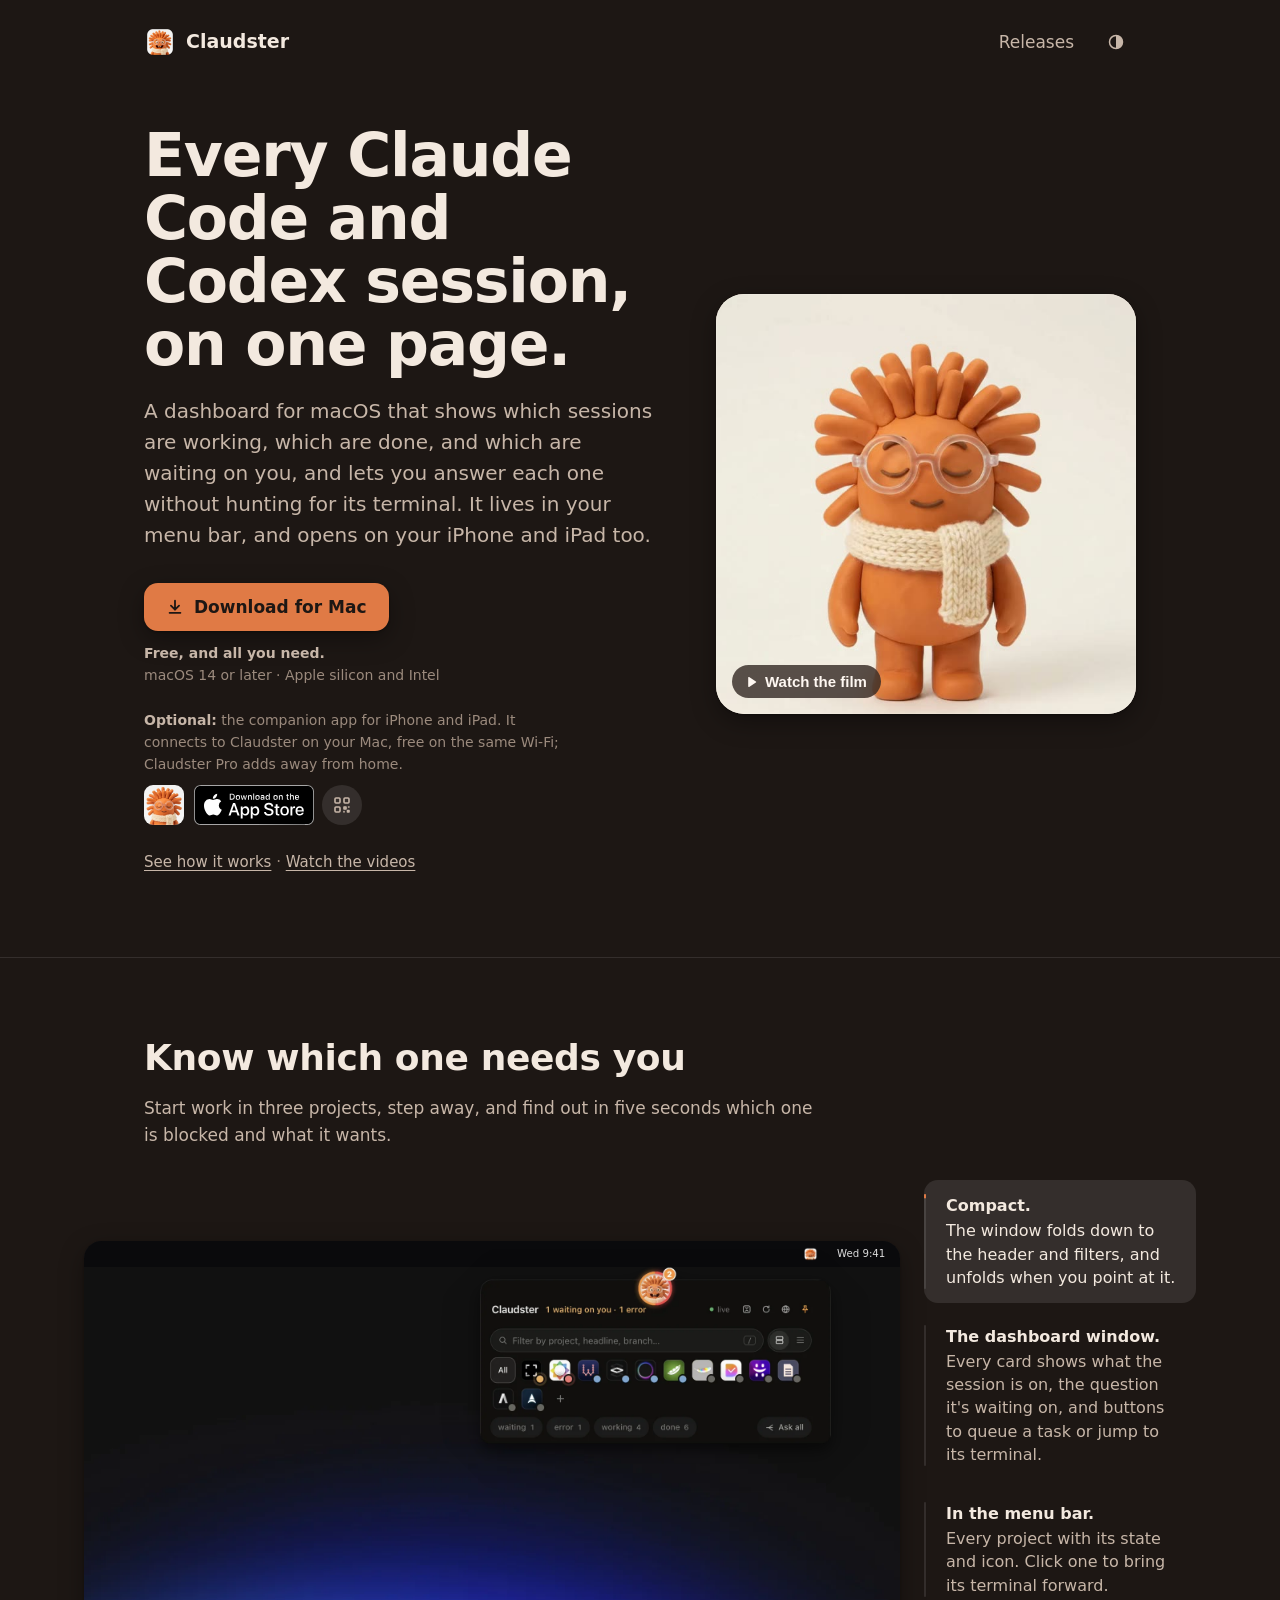
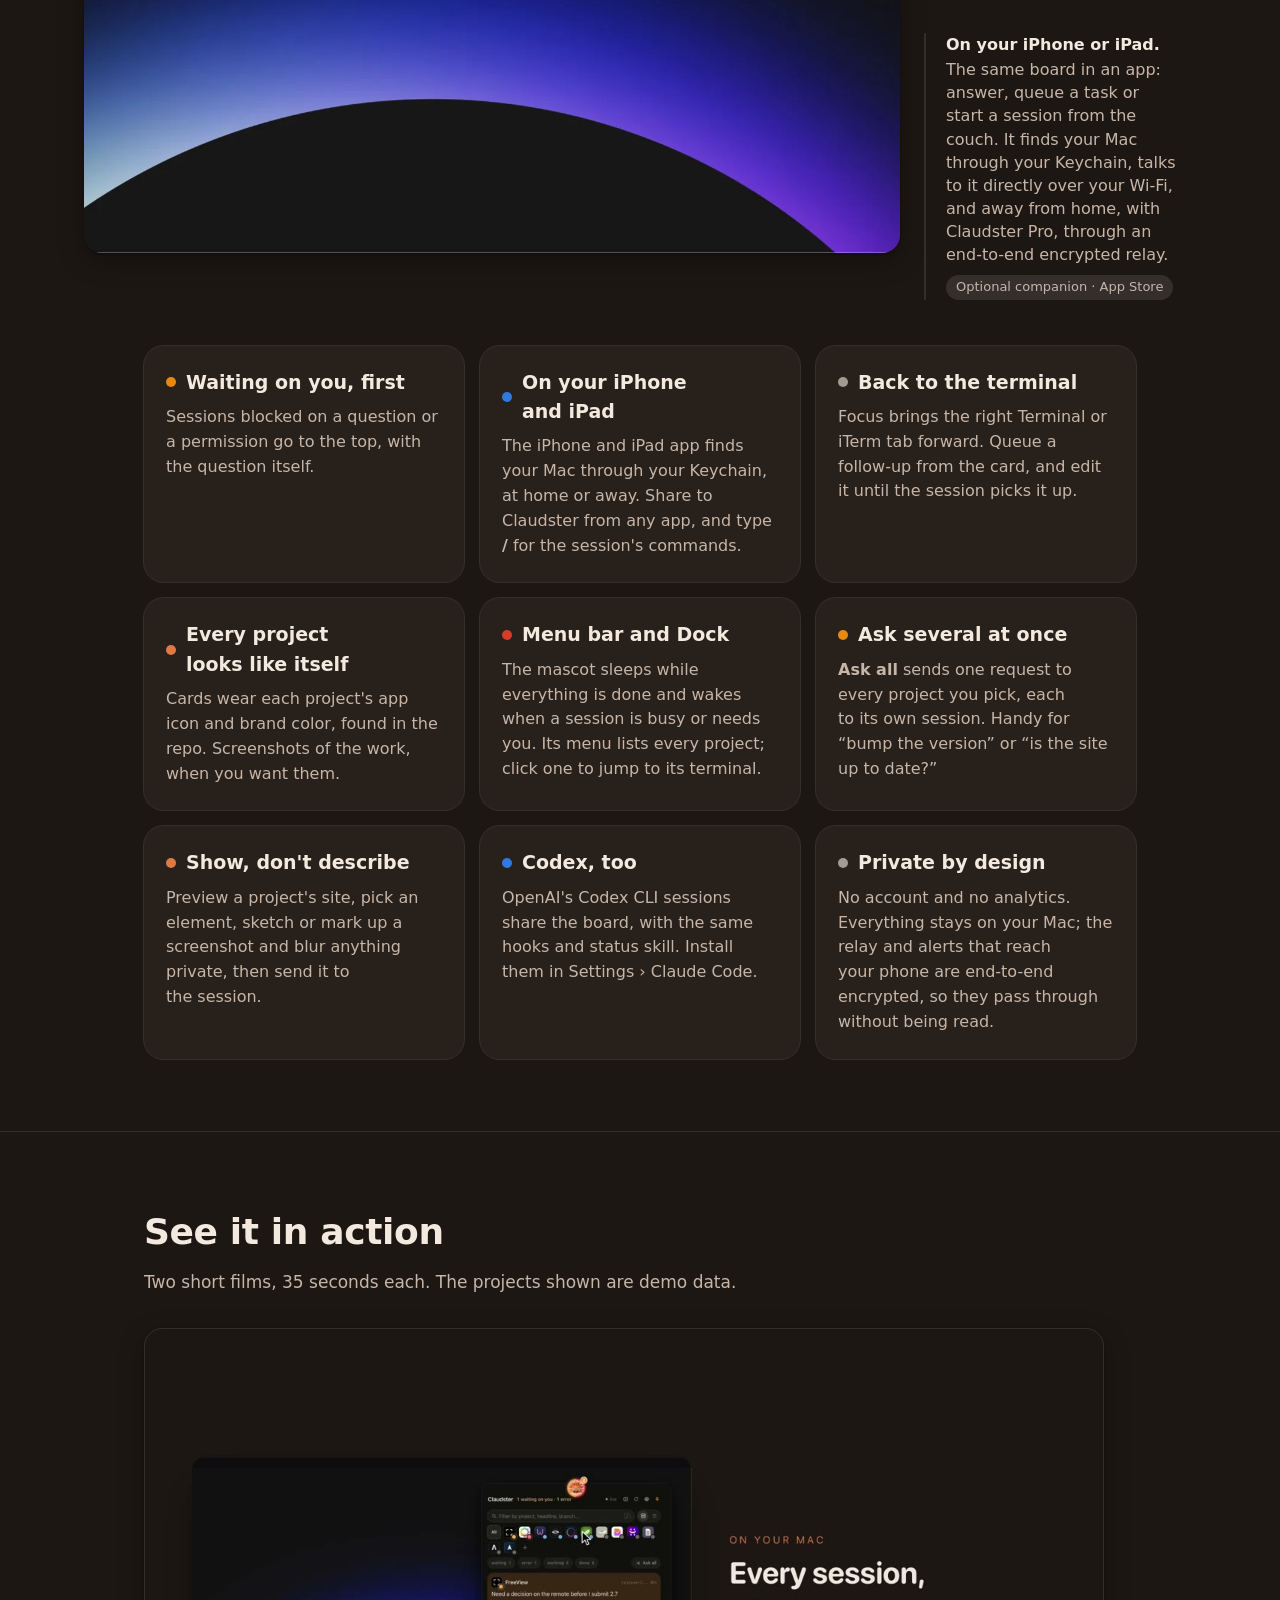
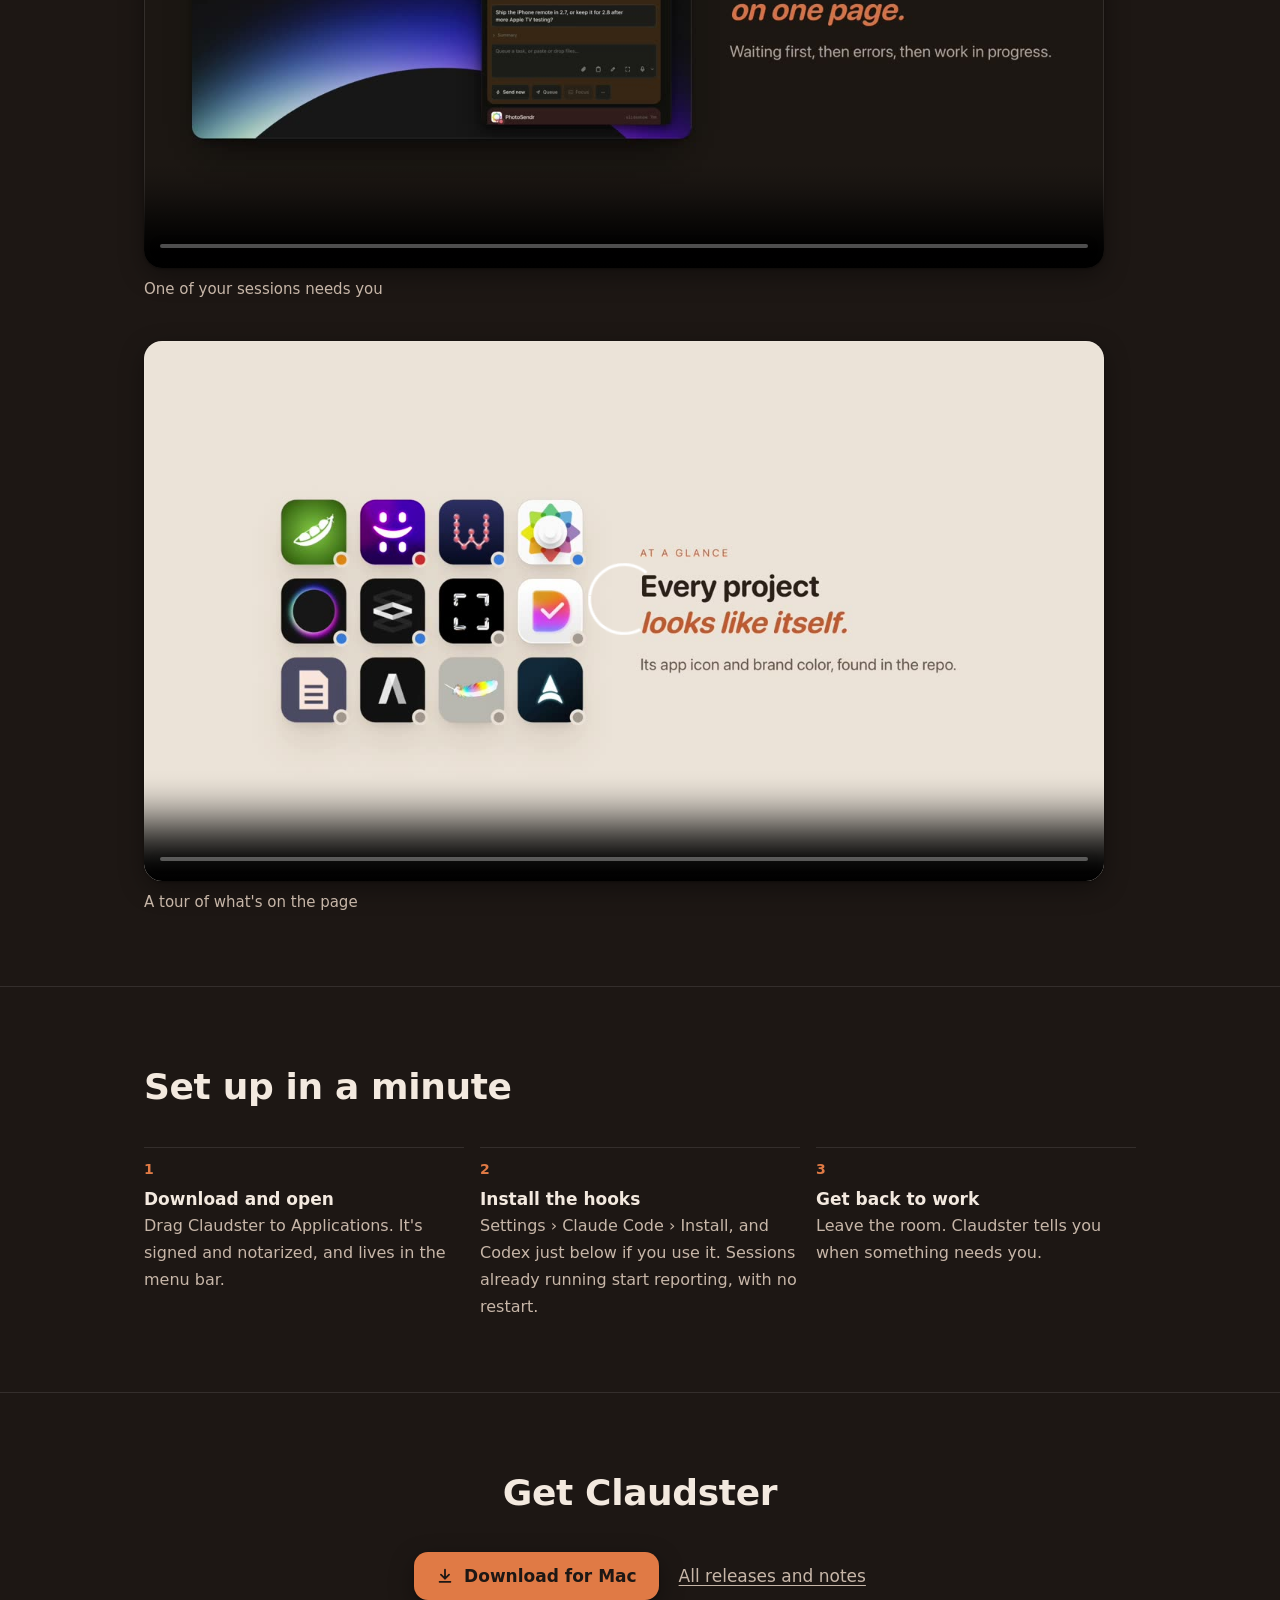
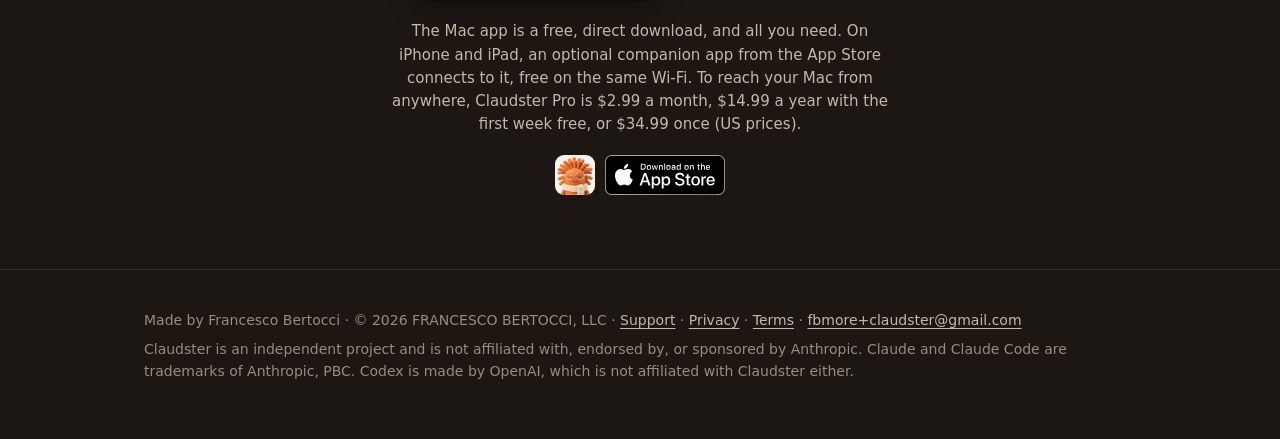
<file: index.html>
<!doctype html>
<html lang="en">
<head>
<meta charset="utf-8">
<meta name="viewport" content="width=device-width, initial-scale=1">
<title>Claudster — every Claude Code and Codex session, on one page</title>
<meta name="description" content="A dashboard for macOS that shows which Claude Code and Codex sessions are working, finished, or waiting on you, and lets you answer each one — on your Mac, iPhone and iPad.">
<meta property="og:title" content="Claudster">
<meta property="og:description" content="Every Claude Code and Codex session, on one page.">
<meta property="og:image" content="https://claudster.dev/assets/mascot-awake.jpg">
<meta property="og:url" content="https://claudster.dev/">
<link rel="canonical" href="https://claudster.dev/">
<meta name="theme-color" content="#efe4d8">
<script src="theme.js"></script>
<!-- Foliàire Analytics: page views and scroll depth, no cookies, honours Do Not Track. -->
<script>window.FOLIAIRE_SITE_ID = 'a02baf9a2023a99f4c9c8247';</script>
<script async src="https://foliairestudio.com/analytics/foliaire.js"></script>
<link rel="icon" type="image/png" href="assets/favicon.png">
<link rel="apple-touch-icon" href="assets/apple-touch-icon.png">
<style>
  :root {
    --paper: #efe4d8;
    --paper-raised: #f7efe6;
    --ink: #2e211a;
    --ink-soft: #6b5548;
    --ink-faint: #8f7a6c;
    --clay: #c9622f;
    --clay-strong: #b4521f;
    --on-clay: #fff8f2;
    --hairline: oklch(0 0 0 / 0.1);
    --outline: oklch(0 0 0 / 0.1);
    --shadow: 0 1px 2px oklch(0.3 0.04 50 / 0.08), 0 8px 24px oklch(0.3 0.04 50 / 0.10);
    --dot-waiting: #e8890c;
    --dot-error: #d93a2b;
    --dot-working: #2f7ae0;
    --dot-done: #a59a90;
  }
  :root { color-scheme: light; }
  :root[data-theme="dark"] { color-scheme: dark;
      --paper: #1d1714;
      --paper-raised: #28201b;
      --ink: #f3e9df;
      --ink-soft: #c7b6a8;
      --ink-faint: #9b8a7d;
      --clay: #e07a45;
      --clay-strong: #ec8a55;
      --on-clay: #1d1714;
      --hairline: oklch(1 0 0 / 0.1);
      --outline: oklch(1 0 0 / 0.1);
      --shadow: 0 1px 2px oklch(0 0 0 / 0.3), 0 8px 24px oklch(0 0 0 / 0.35);
    }
  /* No JavaScript: follow the system setting. */
  @media (prefers-color-scheme: dark) {
    :root:not([data-theme]) { color-scheme: dark;
      --paper: #1d1714;
      --paper-raised: #28201b;
      --ink: #f3e9df;
      --ink-soft: #c7b6a8;
      --ink-faint: #9b8a7d;
      --clay: #e07a45;
      --clay-strong: #ec8a55;
      --on-clay: #1d1714;
      --hairline: oklch(1 0 0 / 0.1);
      --outline: oklch(1 0 0 / 0.1);
      --shadow: 0 1px 2px oklch(0 0 0 / 0.3), 0 8px 24px oklch(0 0 0 / 0.35);
    }
  }

  * { box-sizing: border-box; }
  html { -webkit-text-size-adjust: 100%; }
  body {
    margin: 0;
    background: var(--paper);
    color: var(--ink);
    font: 17px/1.55 -apple-system, BlinkMacSystemFont, "SF Pro Text", "Segoe UI", system-ui, sans-serif;
    -webkit-font-smoothing: antialiased;
    -moz-osx-font-smoothing: grayscale;
  }
  h1, h2, h3, .brand { font-family: ui-rounded, "SF Pro Rounded", -apple-system, system-ui, sans-serif; }
  h1, h2, h3 { text-wrap: balance; margin: 0; }
  p { text-wrap: pretty; margin: 0; }
  a { color: inherit; }

  .wrap { max-width: 1040px; margin: 0 auto; padding: 0 24px; }

  /* Header */
  header { padding: 20px 0; }
  header .wrap { display: flex; align-items: center; justify-content: space-between; gap: 16px; }
  .brand { display: inline-flex; align-items: center; gap: 10px; font-weight: 700; font-size: 19px; text-decoration: none; min-height: 44px; }
  .brand img { width: 32px; height: 32px; border-radius: 8px; }
  .nav-link {
    display: inline-flex; align-items: center; min-height: 44px; padding: 0 4px;
    color: var(--ink-soft); text-decoration: none; font-weight: 500;
    transition-property: color; transition-duration: 150ms;
  }
  .nav-link:hover { color: var(--ink); }
  .nav { display: flex; align-items: center; gap: 0 18px; flex-wrap: wrap; }
  /* Theme switch: Auto (by the clock), Light, Dark. One icon shows at a time;
     they cross-fade with scale and blur. Hidden without JavaScript. */
  .theme-toggle {
    position: relative; display: inline-grid; place-items: center; flex: none;
    width: 40px; height: 40px; padding: 0; border: 0; border-radius: 12px;
    background: transparent; color: var(--ink-soft); cursor: pointer;
    transition-property: color, background-color, scale; transition-duration: 150ms; transition-timing-function: ease-out;
  }
  .theme-toggle:hover { color: var(--ink); background: var(--hairline); }
  .theme-toggle:active { scale: 0.96; }
  .theme-toggle:focus-visible { outline: 2px solid var(--clay); outline-offset: 2px; }
  .theme-toggle .ti {
    position: absolute; width: 20px; height: 20px; opacity: 0; scale: 0.25; filter: blur(4px);
    transition-property: opacity, scale, filter; transition-duration: 250ms; transition-timing-function: cubic-bezier(0.2, 0, 0, 1);
  }
  :root[data-theme-choice="auto"] .ti-auto,
  :root[data-theme-choice="light"] .ti-light,
  :root[data-theme-choice="dark"] .ti-dark { opacity: 1; scale: 1; filter: blur(0); }
  :root:not([data-theme-choice]) .theme-toggle { display: none; }
  @media (prefers-reduced-motion: reduce) { .theme-toggle .ti { transition-duration: 0ms; } }
  

  /* Hero */
  .hero { display: grid; grid-template-columns: minmax(0, 1fr) minmax(0, 420px); gap: 56px; align-items: center; padding: 40px 0 72px; }
  .hero h1 { font-size: clamp(38px, 5.6vw, 60px); line-height: 1.05; letter-spacing: -0.02em; }
  .lede { margin-top: 20px; font-size: 20px; color: var(--ink-soft); max-width: 34em; }
  .actions { display: flex; flex-wrap: wrap; align-items: center; gap: 12px 20px; margin-top: 32px; }
  .button {
    display: inline-flex; align-items: center; gap: 10px;
    min-height: 48px; padding: 0 22px; border-radius: 14px;
    background: var(--clay); color: var(--on-clay);
    font-weight: 600; text-decoration: none;
    box-shadow: var(--shadow);
    transition-property: background-color, scale; transition-duration: 150ms; transition-timing-function: ease-out;
  }
  .button:hover { background: var(--clay-strong); }
  .button:active { scale: 0.96; }
  .button svg { width: 18px; height: 18px; flex: none; }
  .fineprint { color: var(--ink-faint); font-size: 14px; }
  .button:focus-visible, .nav-link:focus-visible, .brand:focus-visible, .text-link:focus-visible, .mascot:focus-visible {
    outline: 2px solid var(--clay); outline-offset: 3px;
  }

  .mascot {
    position: relative; display: block; width: 100%; padding: 0; border: 0; cursor: pointer;
    aspect-ratio: 1; border-radius: 28px; overflow: hidden;
    background: #e8d8cb;
    box-shadow: var(--shadow);
  }
  .mascot::after { content: ""; position: absolute; inset: 0; border-radius: inherit; outline: 1px solid var(--outline); outline-offset: -1px; pointer-events: none; }
  .mascot video, .mascot img { display: block; width: 100%; height: 100%; object-fit: cover; }
  .mascot:focus-visible { outline: 2px solid var(--clay); outline-offset: 4px; }
  .play-pill {
    position: absolute; left: 16px; bottom: 16px; z-index: 1;
    display: inline-flex; align-items: center; gap: 6px; padding: 8px 14px 8px 11px; border-radius: 999px;
    background: oklch(0.2 0.02 50 / 0.72); color: #fff8f2; font-size: 15px; font-weight: 600;
    -webkit-backdrop-filter: blur(12px); backdrop-filter: blur(12px);
    transition-property: background-color, scale; transition-duration: 150ms; transition-timing-function: ease-out;
  }
  .play-pill svg { width: 16px; height: 16px; }
  .mascot:hover .play-pill { background: oklch(0.2 0.02 50 / 0.86); }
  .mascot:active .play-pill { scale: 0.96; }
  .film-pop {
    width: min(1100px, calc(100vw - 32px)); padding: 0; border: 0; border-radius: 20px; overflow: hidden;
    background: #000; box-shadow: 0 1px 2px oklch(0 0 0 / 0.2), 0 24px 64px oklch(0 0 0 / 0.4);
    opacity: 0; scale: 0.98;
    transition-property: opacity, scale, overlay, display; transition-duration: 200ms; transition-timing-function: ease-out; transition-behavior: allow-discrete;
  }
  .film-pop[open] { opacity: 1; scale: 1; }
  @starting-style { .film-pop[open] { opacity: 0; scale: 0.98; } }
  .film-pop::backdrop { background: oklch(0 0 0 / 0.72); }
  .film-pop video { display: block; width: 100%; aspect-ratio: 16 / 9; background: #000; }
  .film-close {
    position: absolute; top: 12px; right: 12px; display: grid; place-items: center; width: 40px; height: 40px; padding: 0; border: 0; border-radius: 999px;
    background: oklch(0 0 0 / 0.55); color: #fff; cursor: pointer;
    -webkit-backdrop-filter: blur(12px); backdrop-filter: blur(12px);
    transition-property: background-color, scale; transition-duration: 150ms; transition-timing-function: ease-out;
  }
  .film-close svg { width: 18px; height: 18px; }
  .film-close:hover { background: oklch(0 0 0 / 0.75); }
  .film-close:active { scale: 0.96; }
  .film-close:focus-visible { outline: 2px solid #fff; outline-offset: 2px; }
  @media (prefers-reduced-motion: reduce) { .film-pop { transition-duration: 0ms; } }

  /* Features */
  section h2 { font-size: clamp(28px, 3.6vw, 36px); letter-spacing: -0.01em; }
  .section-lede { margin-top: 10px; color: var(--ink-soft); max-width: 40em; }
  .features { display: grid; grid-template-columns: repeat(3, minmax(0, 1fr)); gap: 16px; margin-top: 32px; }
  .feature {
    background: var(--paper-raised); border-radius: 20px; padding: 22px 22px 24px;
    box-shadow: 0 0 0 1px var(--hairline);
  }
  .feature h3 { font-size: 19px; display: flex; align-items: center; gap: 10px; }
  .feature p { margin-top: 8px; color: var(--ink-soft); font-size: 16px; }
  .dot { width: 10px; height: 10px; border-radius: 50%; flex: none; }

  .steps { counter-reset: step; list-style: none; padding: 0; margin: 32px 0 0; display: grid; grid-template-columns: repeat(3, minmax(0, 1fr)); gap: 16px; }
  .steps li { counter-increment: step; padding-top: 14px; border-top: 1px solid var(--hairline); }
  .steps li::before { content: counter(step); display: block; font: 600 14px/1 ui-rounded, system-ui; color: var(--clay); font-variant-numeric: tabular-nums; margin-bottom: 10px; }
  .steps strong { display: block; font-size: 17px; }
  .steps span { color: var(--ink-soft); font-size: 16px; }


  .films { display: grid; grid-template-columns: 1fr; gap: 40px; margin-top: 32px; max-width: 960px; }
  .film { margin: 0; }
  .film video {
    display: block; width: 100%; aspect-ratio: 16 / 9; border-radius: 18px; background: #1d1714;
    box-shadow: var(--shadow); outline: 1px solid var(--outline); outline-offset: -1px;
  }
  .film figcaption { margin-top: 10px; color: var(--ink-soft); font-size: 15px; }

  /* Mac app views, shown where they live: on a desktop, under the menu bar.
     The captures carry their own window shadow, so none is added to them. */
  .tour { margin-top: 32px; }
  .desk {
    position: relative; aspect-ratio: 4 / 3; overflow: hidden; border-radius: 18px;
    background: #0b0a10; box-shadow: var(--shadow); outline: 1px solid var(--outline); outline-offset: -1px;
  }
  .desk .wall { position: absolute; inset: 0; width: 100%; height: 100%; object-fit: cover; object-position: 72% 50%; display: block; }
  .menubar {
    position: absolute; inset: 0 0 auto; height: 3.2cqw; display: flex; align-items: center; justify-content: flex-end;
    gap: 1.6%; padding: 0 1.8%; background: oklch(0.12 0.01 280 / 0.55); color: oklch(1 0 0 / 0.85);
    font: 500 clamp(8px, 1.25cqw, 13px)/1 system-ui; font-variant-numeric: tabular-nums;
  }
  .desk { container-type: inline-size; }
  .mb-face { display: grid; place-items: center; height: 2.4cqw; width: 3.4cqw; border-radius: 0.5cqw; transition: background-color 200ms ease-out; }
  .mb-face img { height: 1.8cqw; width: 1.8cqw; border-radius: 0.4cqw; }
  .tour[data-at="1"] .mb-face { background: oklch(1 0 0 / 0.22); }
  .view {
    position: absolute; display: block; height: auto; opacity: 0; translate: 0 1.2%; filter: blur(4px);
    transition-property: opacity, translate, filter; transition-duration: 450ms; transition-timing-function: cubic-bezier(0.2, 0, 0, 1);
    pointer-events: none;
  }
  .view-menu { width: 56%; right: 4cqw; top: 2.6cqw; }
  .tour[data-at="2"] .view-menu, .tour[data-at="3"] .view-phone { opacity: 1; translate: 0 0; filter: blur(0); }
  /* The window: one size for both states, between the two captures' old
     widths. Its height is what unfolds, with the app's own curve. */
  .win {
    position: absolute; right: 3%; top: 1cqw; width: 54%; height: calc(54cqw * 768 / 1100); overflow: hidden;
    transition-property: height, opacity, translate, filter; transition-duration: 700ms, 450ms, 450ms, 450ms;
    transition-timing-function: cubic-bezier(0.2, 0, 0, 1);
  }
  .win img { position: absolute; left: 0; top: 0; width: 100%; height: auto; display: block; }
  .win-compact, .win-full { transition: opacity 180ms ease-out; }
  /* The compact capture's shadow is see-through: keep the full one out of
     sight until the window starts to unfold. */
  .win-full { opacity: 0; }
  .tour[data-at="1"] .win { height: 76cqw; }
  .tour[data-at="1"] .win-compact { opacity: 0; }
  .tour[data-at="1"] .win-full { opacity: 1; }
  .tour[data-at="2"] .win, .tour[data-at="3"] .win { opacity: 0; translate: 0 1.2%; filter: blur(4px); }
  /* The phone stands in front of the desktop. */
  .view-phone {
    right: 50%; margin-right: -15cqw; top: 4.4cqw; width: 30cqw; padding: 0.9cqw; border-radius: 4.6cqw;
    background: #0d0d0f; box-shadow: inset 0 0 0 0.25cqw #3a3a40, 0 2cqw 5cqw oklch(0 0 0 / 0.55), 0 0.4cqw 1cqw oklch(0 0 0 / 0.4);
  }
  .view-phone img { display: block; width: 100%; height: auto; border-radius: 3.7cqw; }
  .desk::after {
    content: ""; position: absolute; inset: 0; background: oklch(0 0 0 / 0.45); opacity: 0; pointer-events: none;
    transition: opacity 450ms ease-out;
  }
  .tour[data-at="3"] .desk::after { opacity: 1; }
  .view-phone { z-index: 1; }
  .soon {
    display: inline-block; margin-top: 8px; padding: 3px 10px; border-radius: 999px;
    background: var(--hairline); color: var(--ink-soft); font-size: 13px; font-weight: 500; white-space: nowrap;
  }
  .fineprint strong { color: var(--ink-soft); font-weight: 600; }
  .companion-label { margin: 24px 0 0; color: var(--ink-faint); font-size: 14px; max-width: 30em; }
  .companion-label strong { color: var(--ink-soft); font-weight: 600; }
  .companion-label + .get-iphone { margin-top: 8px; }
  .cta-note { margin: 20px auto 0; max-width: 34em; color: var(--ink-soft); font-size: 15px; }
  .cta .get-iphone { justify-content: center; }
  .get-iphone { margin: 16px 0 0; display: flex; align-items: center; gap: 8px; flex-wrap: wrap; }
  .store-link {
    display: inline-flex; align-items: center; gap: 10px; min-height: 44px; border-radius: 12px; text-decoration: none;
    transition-property: opacity, scale; transition-duration: 150ms; transition-timing-function: ease-out;
  }
  .store-link:hover { opacity: 0.85; }
  .store-link:active { scale: 0.96; }
  .store-link:focus-visible { outline: 2px solid var(--clay); outline-offset: 3px; }
  .store-link img { display: block; height: 40px; width: auto; }
  /* The iPhone icon at its own squircle-ish radius (22.4% of the side). */
  .ios-icon { border-radius: 9px; outline: 1px solid var(--outline); outline-offset: -1px; }
  .qr-button {
    display: inline-grid; place-items: center; width: 40px; height: 40px; padding: 0; border: 0; border-radius: 999px;
    background: var(--hairline); color: var(--ink-soft); cursor: pointer;
    transition-property: background-color, color, scale; transition-duration: 150ms; transition-timing-function: ease-out;
  }
  .qr-button svg { width: 20px; height: 20px; }
  .qr-button:hover { color: var(--ink); background: oklch(from var(--ink) l c h / 0.12); }
  .qr-button:active { scale: 0.96; }
  .qr-button:focus-visible { outline: 2px solid var(--clay); outline-offset: 2px; }
  /* A phone opens the link itself; the code is for a computer's screen. */
  @media (hover: none) and (pointer: coarse) { .qr-button { display: none; } }
  .qr-pop {
    width: min(320px, calc(100vw - 32px)); padding: 24px; border: 0; border-radius: 28px;
    background: var(--paper-raised); color: var(--ink); text-align: center;
    box-shadow: 0 1px 2px oklch(0 0 0 / 0.12), 0 24px 64px oklch(0 0 0 / 0.28);
  }
  .qr-pop::backdrop { background: oklch(0 0 0 / 0.4); }
  .qr-card { padding: 12px; border-radius: 16px; background: #fff; color: #000; outline: 1px solid oklch(0 0 0 / 0.1); outline-offset: -1px; }
  .qr-card svg { display: block; width: 100%; height: auto; }
  .qr-pop p { margin: 16px 0 0; font-size: 15px; line-height: 1.45; color: var(--ink-soft); text-wrap: pretty; }
  .qr-pop p strong { color: var(--ink); font-weight: 600; }
  .qr-close {
    margin-top: 16px; min-height: 40px; padding: 0 20px; border: 0; border-radius: 999px; cursor: pointer;
    background: var(--hairline); color: var(--ink); font: inherit; font-weight: 500;
    transition-property: background-color, scale; transition-duration: 150ms; transition-timing-function: ease-out;
  }
  .qr-close:hover { background: oklch(from var(--ink) l c h / 0.12); }
  .qr-close:active { scale: 0.96; }
  a.soon { padding: 8px 14px; font-size: 14px; text-decoration: none; transition-property: background-color, color; transition-duration: 150ms; transition-timing-function: ease-out; }
  a.soon:hover { color: var(--ink); background: oklch(from var(--ink) l c h / 0.12); }
  a.soon:active { scale: 0.96; }
  a.soon:focus-visible { outline: 2px solid var(--clay); outline-offset: 2px; }
  .hero-links { margin: 14px 0 0; color: var(--ink-faint); font-size: 15px; }
  .hero-links a { display: inline-block; padding: 10px 0; }
  html { scroll-behavior: smooth; }
  @media (prefers-reduced-motion: reduce) { html { scroll-behavior: auto; } }
  #tour, #films { scroll-margin-top: 16px; }
  .callouts { display: grid; grid-template-columns: repeat(3, minmax(0, 1fr)); gap: 12px; margin-top: 16px; }
  .callout {
    position: relative; appearance: none; text-align: left; padding: 14px 16px 16px; border: 0; border-radius: 14px;
    background: transparent; color: var(--ink-soft); font: inherit; font-size: 16px; line-height: 1.45; text-wrap: pretty; cursor: pointer;
    transition-property: background-color, color, scale; transition-duration: 150ms; transition-timing-function: ease-out;
  }
  .callout strong { display: block; color: var(--ink); font-weight: 600; margin-bottom: 2px; }
  .callout:hover { background: var(--hairline); }
  .callout:active { scale: 0.96; }
  .callout:focus-visible { outline: 2px solid var(--clay); outline-offset: 2px; }
  .callout[aria-selected="true"] { color: var(--ink); background: var(--hairline); }
  .callout .bar { position: absolute; left: 16px; right: 16px; top: 0; height: 2px; border-radius: 1px; background: var(--hairline); overflow: hidden; }
  .callout .bar::after { content: ""; position: absolute; inset: 0; background: var(--clay); scale: 0 1; transform-origin: left; }
  .callout[aria-selected="true"] .bar::after { scale: var(--progress, 1) 1; }
  /* Wide screens: the desktop gets more room than the text column, the
     callouts sit beside it, and both stay in view together. */
  @media (min-width: 1140px) {
    .tour { display: grid; grid-template-columns: minmax(0, 1fr) 272px; gap: 24px; align-items: center; margin-inline: -60px; }
    .callouts { grid-template-columns: 1fr; gap: 8px; margin-top: 0; }
    .callout { padding: 14px 16px 14px 22px; }
    .callout .bar { left: 0; right: auto; top: 14px; bottom: 14px; width: 2px; height: auto; }
    .callout .bar::after { scale: 1 0; transform-origin: top; }
    .callout[aria-selected="true"] .bar::after { scale: 1 var(--progress, 1); }
  }
  @media (max-width: 860px) {
    .callouts { grid-template-columns: 1fr; gap: 4px; }
    .desk { aspect-ratio: 3 / 4; }
    .win { width: 92%; right: 4%; top: 4cqw; height: calc(92cqw * 768 / 1100); }
    .tour[data-at="1"] .win { height: 130cqw; }
    .view-menu { width: 92%; right: 4%; }
    .view-phone { width: 52cqw; margin-right: -26cqw; top: 9cqw; }
  }
  @media (prefers-reduced-motion: reduce) { .view { transition-duration: 0ms; translate: 0 0; filter: none; } }
  .band { padding: 72px 0; border-top: 1px solid var(--hairline); }

  .cta { text-align: center; }
  .cta .actions { justify-content: center; }

  footer { padding: 40px 0 56px; border-top: 1px solid var(--hairline); color: var(--ink-faint); font-size: 14px; }
  footer p + p { margin-top: 8px; }
  .text-link { color: var(--ink-soft); text-underline-offset: 3px; }

  @media (max-width: 860px) {
    .hero { grid-template-columns: 1fr; gap: 32px; padding-top: 16px; }
    .hero .mascot { max-width: 360px; order: -1; margin: 0 auto; }
    .hero-text { text-align: center; }
    .hero-text .get-iphone { justify-content: center; }
    .hero-text .companion-label { margin-inline: auto; }
    .lede { margin-left: auto; margin-right: auto; }
    .actions { justify-content: center; }
    .features, .steps { grid-template-columns: 1fr; }
  }
  @media (min-width: 861px) and (max-width: 1000px) {
    .features { grid-template-columns: repeat(2, minmax(0, 1fr)); }
    .feature:last-child:nth-child(odd) { grid-column: span 2; }
  }
  @media (max-width: 480px) {
    .wrap { padding: 0 16px; }
    .lede { font-size: 18px; }
  }
</style>
</head>
<body>
<header>
  <div class="wrap">
    <a class="brand" href="./"><img src="assets/icon-256.png" alt="" width="32" height="32">Claudster</a>
    <nav class="nav" aria-label="Site">
      <a class="nav-link" href="https://github.com/fbmore/claudster-app/releases">Releases</a>
      <button class="theme-toggle" type="button" aria-label="Theme">
        <svg class="ti ti-auto" viewBox="0 0 20 20" fill="none" stroke="currentColor" stroke-width="1.5" aria-hidden="true"><circle cx="10" cy="10" r="6.5"/><path d="M10 3.5a6.5 6.5 0 0 1 0 13Z" fill="currentColor" stroke="none"/></svg>
        <svg class="ti ti-light" viewBox="0 0 20 20" fill="none" stroke="currentColor" stroke-width="1.5" stroke-linecap="round" aria-hidden="true"><circle cx="10" cy="10" r="3.5"/><path d="M10 2v1.75M10 16.25V18M2 10h1.75M16.25 10H18M4.34 4.34l1.24 1.24M14.42 14.42l1.24 1.24M4.34 15.66l1.24-1.24M14.42 5.58l1.24-1.24"/></svg>
        <svg class="ti ti-dark" viewBox="0 0 20 20" fill="none" stroke="currentColor" stroke-width="1.5" stroke-linejoin="round" aria-hidden="true"><path d="M16.5 12.2A6.75 6.75 0 0 1 7.8 3.5a6.75 6.75 0 1 0 8.7 8.7Z"/></svg>
      </button>
    </nav>
  </div>
</header>

<main>
  <div class="wrap">
    <section class="hero">
      <div class="hero-text">
        <h1>Every Claude Code and Codex session, on one page.</h1>
        <p class="lede">A dashboard for macOS that shows which sessions are working, which are done, and which are waiting on you, and lets you answer each one without hunting for its terminal. It lives in your menu bar, and opens on your iPhone and iPad&nbsp;too.</p>
        <div class="actions">
          <a class="button" href="https://github.com/fbmore/claudster-app/releases/latest">
            <svg viewBox="0 0 20 20" fill="none" stroke="currentColor" stroke-width="2" stroke-linecap="round" stroke-linejoin="round" aria-hidden="true"><path d="M10 3v10M5.5 8.5 10 13l4.5-4.5M4 16.5h12"/></svg>
            Download for Mac
          </a>
          <span class="fineprint"><strong>Free, and all you need.</strong><br>macOS 14 or later · Apple silicon and Intel</span>
        </div>
        <p class="companion-label"><strong>Optional:</strong> the companion app for iPhone and iPad. It connects to Claudster on your Mac, free on the same Wi-Fi; Claudster Pro adds away from&nbsp;home.</p>
        <p class="get-iphone">
          <a class="store-link" href="https://apps.apple.com/app/id6833267462">
            <img class="ios-icon" src="assets/ios-icon-256.png" width="40" height="40" alt="">
            <img class="store-badge" src="assets/app-store-badge.svg" width="120" height="40" alt="Download Claudster for iPhone and iPad on the App Store">
          </a>
          <!-- On a computer: the same link as a code for the iPhone's camera. -->
          <button class="qr-button" type="button" popovertarget="tf-qr" aria-label="Show a QR code to get Claudster for iPhone and iPad from the App Store" title="Scan with your iPhone">
            <svg viewBox="0 0 20 20" fill="none" stroke="currentColor" stroke-width="1.6" stroke-linecap="round" stroke-linejoin="round" aria-hidden="true"><rect x="3" y="3" width="5" height="5" rx="1"/><rect x="12" y="3" width="5" height="5" rx="1"/><rect x="3" y="12" width="5" height="5" rx="1"/><path d="M12 12h2v2h-2zM15.5 15.5H17V17h-1.5zM12 16.5V17M16.5 12h.5"/></svg>
          </button>
        </p>
        <div id="tf-qr" class="qr-pop" popover>
          <div class="qr-card"><svg class="qr-code" viewBox="0 0 31 31" shape-rendering="crispEdges" role="img" aria-label="QR code for Claudster on the App Store"><path fill="currentColor" d="M1 1h1v1h-1zM2 1h1v1h-1zM3 1h1v1h-1zM4 1h1v1h-1zM5 1h1v1h-1zM6 1h1v1h-1zM7 1h1v1h-1zM9 1h1v1h-1zM10 1h1v1h-1zM11 1h1v1h-1zM13 1h1v1h-1zM16 1h1v1h-1zM17 1h1v1h-1zM18 1h1v1h-1zM19 1h1v1h-1zM20 1h1v1h-1zM23 1h1v1h-1zM24 1h1v1h-1zM25 1h1v1h-1zM26 1h1v1h-1zM27 1h1v1h-1zM28 1h1v1h-1zM29 1h1v1h-1zM1 2h1v1h-1zM7 2h1v1h-1zM9 2h1v1h-1zM11 2h1v1h-1zM13 2h1v1h-1zM15 2h1v1h-1zM16 2h1v1h-1zM19 2h1v1h-1zM23 2h1v1h-1zM29 2h1v1h-1zM1 3h1v1h-1zM3 3h1v1h-1zM4 3h1v1h-1zM5 3h1v1h-1zM7 3h1v1h-1zM11 3h1v1h-1zM14 3h1v1h-1zM15 3h1v1h-1zM16 3h1v1h-1zM19 3h1v1h-1zM20 3h1v1h-1zM21 3h1v1h-1zM23 3h1v1h-1zM25 3h1v1h-1zM26 3h1v1h-1zM27 3h1v1h-1zM29 3h1v1h-1zM1 4h1v1h-1zM3 4h1v1h-1zM4 4h1v1h-1zM5 4h1v1h-1zM7 4h1v1h-1zM9 4h1v1h-1zM10 4h1v1h-1zM11 4h1v1h-1zM13 4h1v1h-1zM18 4h1v1h-1zM20 4h1v1h-1zM23 4h1v1h-1zM25 4h1v1h-1zM26 4h1v1h-1zM27 4h1v1h-1zM29 4h1v1h-1zM1 5h1v1h-1zM3 5h1v1h-1zM4 5h1v1h-1zM5 5h1v1h-1zM7 5h1v1h-1zM10 5h1v1h-1zM12 5h1v1h-1zM14 5h1v1h-1zM18 5h1v1h-1zM20 5h1v1h-1zM23 5h1v1h-1zM25 5h1v1h-1zM26 5h1v1h-1zM27 5h1v1h-1zM29 5h1v1h-1zM1 6h1v1h-1zM7 6h1v1h-1zM10 6h1v1h-1zM12 6h1v1h-1zM13 6h1v1h-1zM15 6h1v1h-1zM17 6h1v1h-1zM20 6h1v1h-1zM21 6h1v1h-1zM23 6h1v1h-1zM29 6h1v1h-1zM1 7h1v1h-1zM2 7h1v1h-1zM3 7h1v1h-1zM4 7h1v1h-1zM5 7h1v1h-1zM6 7h1v1h-1zM7 7h1v1h-1zM9 7h1v1h-1zM11 7h1v1h-1zM13 7h1v1h-1zM15 7h1v1h-1zM17 7h1v1h-1zM19 7h1v1h-1zM21 7h1v1h-1zM23 7h1v1h-1zM24 7h1v1h-1zM25 7h1v1h-1zM26 7h1v1h-1zM27 7h1v1h-1zM28 7h1v1h-1zM29 7h1v1h-1zM9 8h1v1h-1zM13 8h1v1h-1zM14 8h1v1h-1zM15 8h1v1h-1zM16 8h1v1h-1zM18 8h1v1h-1zM19 8h1v1h-1zM20 8h1v1h-1zM1 9h1v1h-1zM3 9h1v1h-1zM4 9h1v1h-1zM6 9h1v1h-1zM7 9h1v1h-1zM8 9h1v1h-1zM10 9h1v1h-1zM14 9h1v1h-1zM15 9h1v1h-1zM17 9h1v1h-1zM18 9h1v1h-1zM19 9h1v1h-1zM23 9h1v1h-1zM26 9h1v1h-1zM28 9h1v1h-1zM29 9h1v1h-1zM4 10h1v1h-1zM5 10h1v1h-1zM6 10h1v1h-1zM8 10h1v1h-1zM10 10h1v1h-1zM11 10h1v1h-1zM13 10h1v1h-1zM20 10h1v1h-1zM21 10h1v1h-1zM22 10h1v1h-1zM23 10h1v1h-1zM25 10h1v1h-1zM29 10h1v1h-1zM7 11h1v1h-1zM9 11h1v1h-1zM10 11h1v1h-1zM11 11h1v1h-1zM12 11h1v1h-1zM15 11h1v1h-1zM16 11h1v1h-1zM18 11h1v1h-1zM22 11h1v1h-1zM23 11h1v1h-1zM25 11h1v1h-1zM27 11h1v1h-1zM28 11h1v1h-1zM3 12h1v1h-1zM4 12h1v1h-1zM5 12h1v1h-1zM6 12h1v1h-1zM8 12h1v1h-1zM11 12h1v1h-1zM12 12h1v1h-1zM13 12h1v1h-1zM14 12h1v1h-1zM15 12h1v1h-1zM16 12h1v1h-1zM29 12h1v1h-1zM4 13h1v1h-1zM5 13h1v1h-1zM7 13h1v1h-1zM9 13h1v1h-1zM11 13h1v1h-1zM12 13h1v1h-1zM13 13h1v1h-1zM18 13h1v1h-1zM24 13h1v1h-1zM26 13h1v1h-1zM27 13h1v1h-1zM1 14h1v1h-1zM2 14h1v1h-1zM8 14h1v1h-1zM9 14h1v1h-1zM11 14h1v1h-1zM14 14h1v1h-1zM16 14h1v1h-1zM18 14h1v1h-1zM19 14h1v1h-1zM20 14h1v1h-1zM23 14h1v1h-1zM27 14h1v1h-1zM28 14h1v1h-1zM29 14h1v1h-1zM1 15h1v1h-1zM2 15h1v1h-1zM4 15h1v1h-1zM5 15h1v1h-1zM6 15h1v1h-1zM7 15h1v1h-1zM10 15h1v1h-1zM11 15h1v1h-1zM12 15h1v1h-1zM13 15h1v1h-1zM15 15h1v1h-1zM16 15h1v1h-1zM20 15h1v1h-1zM23 15h1v1h-1zM27 15h1v1h-1zM28 15h1v1h-1zM29 15h1v1h-1zM2 16h1v1h-1zM4 16h1v1h-1zM5 16h1v1h-1zM10 16h1v1h-1zM11 16h1v1h-1zM12 16h1v1h-1zM14 16h1v1h-1zM16 16h1v1h-1zM19 16h1v1h-1zM20 16h1v1h-1zM21 16h1v1h-1zM25 16h1v1h-1zM28 16h1v1h-1zM3 17h1v1h-1zM5 17h1v1h-1zM6 17h1v1h-1zM7 17h1v1h-1zM8 17h1v1h-1zM9 17h1v1h-1zM11 17h1v1h-1zM17 17h1v1h-1zM20 17h1v1h-1zM21 17h1v1h-1zM22 17h1v1h-1zM25 17h1v1h-1zM26 17h1v1h-1zM28 17h1v1h-1zM6 18h1v1h-1zM10 18h1v1h-1zM13 18h1v1h-1zM14 18h1v1h-1zM18 18h1v1h-1zM22 18h1v1h-1zM24 18h1v1h-1zM26 18h1v1h-1zM27 18h1v1h-1zM28 18h1v1h-1zM1 19h1v1h-1zM3 19h1v1h-1zM6 19h1v1h-1zM7 19h1v1h-1zM9 19h1v1h-1zM12 19h1v1h-1zM13 19h1v1h-1zM16 19h1v1h-1zM17 19h1v1h-1zM18 19h1v1h-1zM21 19h1v1h-1zM22 19h1v1h-1zM25 19h1v1h-1zM27 19h1v1h-1zM3 20h1v1h-1zM4 20h1v1h-1zM5 20h1v1h-1zM8 20h1v1h-1zM9 20h1v1h-1zM12 20h1v1h-1zM16 20h1v1h-1zM18 20h1v1h-1zM19 20h1v1h-1zM24 20h1v1h-1zM27 20h1v1h-1zM2 21h1v1h-1zM4 21h1v1h-1zM7 21h1v1h-1zM8 21h1v1h-1zM9 21h1v1h-1zM10 21h1v1h-1zM13 21h1v1h-1zM14 21h1v1h-1zM16 21h1v1h-1zM17 21h1v1h-1zM18 21h1v1h-1zM19 21h1v1h-1zM20 21h1v1h-1zM21 21h1v1h-1zM22 21h1v1h-1zM23 21h1v1h-1zM24 21h1v1h-1zM25 21h1v1h-1zM26 21h1v1h-1zM27 21h1v1h-1zM9 22h1v1h-1zM10 22h1v1h-1zM12 22h1v1h-1zM14 22h1v1h-1zM15 22h1v1h-1zM18 22h1v1h-1zM19 22h1v1h-1zM21 22h1v1h-1zM25 22h1v1h-1zM26 22h1v1h-1zM27 22h1v1h-1zM28 22h1v1h-1zM29 22h1v1h-1zM1 23h1v1h-1zM2 23h1v1h-1zM3 23h1v1h-1zM4 23h1v1h-1zM5 23h1v1h-1zM6 23h1v1h-1zM7 23h1v1h-1zM9 23h1v1h-1zM10 23h1v1h-1zM11 23h1v1h-1zM12 23h1v1h-1zM13 23h1v1h-1zM14 23h1v1h-1zM16 23h1v1h-1zM18 23h1v1h-1zM20 23h1v1h-1zM21 23h1v1h-1zM23 23h1v1h-1zM25 23h1v1h-1zM26 23h1v1h-1zM28 23h1v1h-1zM1 24h1v1h-1zM7 24h1v1h-1zM9 24h1v1h-1zM10 24h1v1h-1zM13 24h1v1h-1zM16 24h1v1h-1zM17 24h1v1h-1zM19 24h1v1h-1zM21 24h1v1h-1zM25 24h1v1h-1zM26 24h1v1h-1zM28 24h1v1h-1zM29 24h1v1h-1zM1 25h1v1h-1zM3 25h1v1h-1zM4 25h1v1h-1zM5 25h1v1h-1zM7 25h1v1h-1zM10 25h1v1h-1zM11 25h1v1h-1zM12 25h1v1h-1zM15 25h1v1h-1zM18 25h1v1h-1zM21 25h1v1h-1zM22 25h1v1h-1zM23 25h1v1h-1zM24 25h1v1h-1zM25 25h1v1h-1zM27 25h1v1h-1zM29 25h1v1h-1zM1 26h1v1h-1zM3 26h1v1h-1zM4 26h1v1h-1zM5 26h1v1h-1zM7 26h1v1h-1zM9 26h1v1h-1zM10 26h1v1h-1zM13 26h1v1h-1zM15 26h1v1h-1zM16 26h1v1h-1zM18 26h1v1h-1zM21 26h1v1h-1zM22 26h1v1h-1zM25 26h1v1h-1zM26 26h1v1h-1zM28 26h1v1h-1zM1 27h1v1h-1zM3 27h1v1h-1zM4 27h1v1h-1zM5 27h1v1h-1zM7 27h1v1h-1zM9 27h1v1h-1zM11 27h1v1h-1zM13 27h1v1h-1zM15 27h1v1h-1zM17 27h1v1h-1zM19 27h1v1h-1zM21 27h1v1h-1zM22 27h1v1h-1zM24 27h1v1h-1zM27 27h1v1h-1zM29 27h1v1h-1zM1 28h1v1h-1zM7 28h1v1h-1zM12 28h1v1h-1zM13 28h1v1h-1zM14 28h1v1h-1zM16 28h1v1h-1zM19 28h1v1h-1zM21 28h1v1h-1zM22 28h1v1h-1zM24 28h1v1h-1zM25 28h1v1h-1zM26 28h1v1h-1zM28 28h1v1h-1zM1 29h1v1h-1zM2 29h1v1h-1zM3 29h1v1h-1zM4 29h1v1h-1zM5 29h1v1h-1zM6 29h1v1h-1zM7 29h1v1h-1zM9 29h1v1h-1zM14 29h1v1h-1zM15 29h1v1h-1zM17 29h1v1h-1zM18 29h1v1h-1zM20 29h1v1h-1zM21 29h1v1h-1zM24 29h1v1h-1zM28 29h1v1h-1z"/></svg></div>
          <p><strong>Scan with your iPhone’s camera</strong> to get Claudster for iPhone and iPad from the App&nbsp;Store.</p>
          <button class="qr-close" type="button" popovertarget="tf-qr" popovertargetaction="hide">Done</button>
        </div>
        <p class="hero-links"><a class="text-link" href="#tour">See how it works</a> · <a class="text-link" href="#films">Watch the videos</a></p>
      </div>
      <button class="mascot" type="button" id="mascot" aria-haspopup="dialog" aria-label="Watch the Claudster film">
        <video id="mascot-video" muted playsinline preload="auto" poster="assets/mascot-asleep.jpg" aria-hidden="true">
          <source src="assets/mascot.mp4" type="video/mp4">
        </video>
        <span class="play-pill" aria-hidden="true">
          <svg viewBox="0 0 20 20" fill="currentColor"><path d="M6.5 4.6v10.8a.8.8 0 0 0 1.2.7l8.4-5.4a.8.8 0 0 0 0-1.4L7.7 3.9a.8.8 0 0 0-1.2.7Z"/></svg>
          Watch the film
        </span>
      </button>
      <dialog class="film-pop" id="film-pop" aria-label="The Claudster film">
        <video id="film-video" controls playsinline preload="none" poster="https://image.mux.com/onipD6K1eyJzgL2hoNZPI8Z7h1cWsfy6dM00fJBza00zs/thumbnail.webp?width=1280&amp;time=1" data-hls="https://stream.mux.com/onipD6K1eyJzgL2hoNZPI8Z7h1cWsfy6dM00fJBza00zs.m3u8"></video>
        <button class="film-close" type="button" aria-label="Close the film">
          <svg viewBox="0 0 20 20" fill="none" stroke="currentColor" stroke-width="2" stroke-linecap="round" aria-hidden="true"><path d="M5 5l10 10M15 5 5 15"/></svg>
        </button>
      </dialog>
    </section>
  </div>

  <section class="band" id="tour">
    <div class="wrap">
      <h2>Know which one needs you</h2>
      <p class="section-lede">Start work in three projects, step away, and find out in five seconds which one is blocked and what it wants.</p>
      <div class="tour" data-tour data-at="0">
        <div class="desk">
          <img class="wall" src="media/desk-wallpaper.webp" width="1800" height="1012" alt="">
          <div class="menubar" aria-hidden="true">
            <span class="mb-face"><img src="assets/favicon.png" width="32" height="32" alt=""></span>
            <span class="mb-clock">Wed 9:41</span>
          </div>
          <!-- One window: compact, then unfolding into the full dashboard. Both
               captures share the same width and title bar, so the full one is
               revealed from the top as the window grows. -->
          <div class="win" role="img" aria-label="The Claudster dashboard window at the top right of a Mac desktop. Compact, it shows the header, search, project icons and state filters; unfolded, a FreeView card waiting on a question about the iPhone remote, a PhotoSendr card with an error, and the other projects.">
            <img class="win-full" src="media/mac-expanded.webp" width="1100" height="1920" alt="">
            <img class="win-compact" src="media/mac-compact.webp" width="1100" height="768" alt="">
          </div>
          <img class="view view-menu" src="media/mac-menu.webp" width="1108" height="1160" loading="lazy" alt="The Claudster menu open from its face in the menu bar, listing twelve projects, each with a state dot and its app icon.">
          <div class="view view-phone">
            <img src="media/iphone-board.webp" width="886" height="1920" loading="lazy" alt="Claudster for iPhone: the board with a FreeView card waiting on a question, its Focus, Terminal Here and New Session buttons, and a reply field.">
          </div>
        </div>
        <div class="callouts" role="tablist" aria-label="Where Claudster shows up">
          <button class="callout" type="button" role="tab" data-go="0" aria-selected="true"><span class="bar" aria-hidden="true"></span><strong>Compact.</strong> The window folds down to the header and filters, and unfolds when you point at it.</button>
          <button class="callout" type="button" role="tab" data-go="1" aria-selected="false"><span class="bar" aria-hidden="true"></span><strong>The dashboard window.</strong> Every card shows what the session is on, the question it's waiting on, and buttons to queue a task or jump to its terminal.</button>
          <button class="callout" type="button" role="tab" data-go="2" aria-selected="false"><span class="bar" aria-hidden="true"></span><strong>In the menu bar.</strong> Every project with its state and icon. Click one to bring its terminal forward.</button>
          <button class="callout" type="button" role="tab" data-go="3" aria-selected="false"><span class="bar" aria-hidden="true"></span><strong>On your iPhone or iPad.</strong> The same board in an app: answer, queue a task or start a session from the couch. It finds your Mac through your Keychain, talks to it directly over your Wi-Fi, and away from home, with Claudster Pro, through an end-to-end encrypted&nbsp;relay. <span class="soon">Optional companion · App Store</span></button>
        </div>
      </div>
      <div class="features">
        <div class="feature">
          <h3><span class="dot" style="background: var(--dot-waiting)"></span>Waiting on you, first</h3>
          <p>Sessions blocked on a question or a permission go to the top, with the question itself.</p>
        </div>
        <div class="feature">
          <h3><span class="dot" style="background: var(--dot-working)"></span>On your iPhone and iPad</h3>
          <p>The iPhone and iPad app finds your Mac through your Keychain, at home or away. Share to Claudster from any app, and type <strong>/</strong> for the session's&nbsp;commands.</p>
        </div>
        <div class="feature">
          <h3><span class="dot" style="background: var(--dot-done)"></span>Back to the terminal</h3>
          <p>Focus brings the right Terminal or iTerm tab forward. Queue a follow-up from the card, and edit it until the session picks it&nbsp;up.</p>
        </div>
        <div class="feature">
          <h3><span class="dot" style="background: var(--clay)"></span>Every project looks like itself</h3>
          <p>Cards wear each project's app icon and brand color, found in the repo. Screenshots of the work, when you want them.</p>
        </div>
        <div class="feature">
          <h3><span class="dot" style="background: var(--dot-error)"></span>Menu bar and Dock</h3>
          <p>The mascot sleeps while everything is done and wakes when a session is busy or needs you. Its menu lists every project; click one to jump to its&nbsp;terminal.</p>
        </div>
        <div class="feature">
          <h3><span class="dot" style="background: var(--dot-waiting)"></span>Ask several at once</h3>
          <p><strong>Ask all</strong> sends one request to every project you pick, each to its own session. Handy for “bump the version” or “is the site up to&nbsp;date?”</p>
        </div>
        <div class="feature">
          <h3><span class="dot" style="background: var(--clay)"></span>Show, don't describe</h3>
          <p>Preview a project's site, pick an element, sketch or mark up a screenshot and blur anything private, then send it to the&nbsp;session.</p>
        </div>
        <div class="feature">
          <h3><span class="dot" style="background: var(--dot-working)"></span>Codex, too</h3>
          <p>OpenAI's Codex CLI sessions share the board, with the same hooks and status skill. Install them in Settings › Claude&nbsp;Code.</p>
        </div>
        <div class="feature">
          <h3><span class="dot" style="background: var(--dot-done)"></span>Private by design</h3>
          <p>No account and no analytics. Everything stays on your Mac; the relay and alerts that reach your phone are end-to-end encrypted, so they pass through without being&nbsp;read.</p>
        </div>
      </div>
    </div>
  </section>

  <section class="band" id="films">
    <div class="wrap">
      <h2>See it in action</h2>
      <p class="section-lede">Two short films, 35 seconds each. The projects shown are demo data.</p>
      <div class="films">
        <figure class="film">
          <video src="media/pitch-a-dark.mp4" poster="media/pitch-a-dark.jpg" muted playsinline controls preload="none" data-autoplay></video>
          <figcaption>One of your sessions needs you</figcaption>
        </figure>
        <figure class="film">
          <video src="media/pitch-b.mp4" poster="media/pitch-b.jpg" muted playsinline controls preload="none" data-autoplay></video>
          <figcaption>A tour of what's on the page</figcaption>
        </figure>
      </div>
    </div>
  </section>


  <section class="band">
    <div class="wrap">
      <h2>Set up in a minute</h2>
      <ol class="steps">
        <li><strong>Download and open</strong><span>Drag Claudster to Applications. It's signed and notarized, and lives in the menu bar.</span></li>
        <li><strong>Install the hooks</strong><span>Settings › Claude Code › Install, and Codex just below if you use it. Sessions already running start reporting, with no restart.</span></li>
        <li><strong>Get back to work</strong><span>Leave the room. Claudster tells you when something needs you.</span></li>
      </ol>
    </div>
  </section>

  <section class="band cta">
    <div class="wrap">
      <h2>Get Claudster</h2>
      <div class="actions">
        <a class="button" href="https://github.com/fbmore/claudster-app/releases/latest">
          <svg viewBox="0 0 20 20" fill="none" stroke="currentColor" stroke-width="2" stroke-linecap="round" stroke-linejoin="round" aria-hidden="true"><path d="M10 3v10M5.5 8.5 10 13l4.5-4.5M4 16.5h12"/></svg>
          Download for Mac
        </a>
        <a class="text-link" href="https://github.com/fbmore/claudster-app/releases">All releases and notes</a>
      </div>
      <p class="cta-note">The Mac app is a free, direct download, and all you need. On iPhone and iPad, an optional companion app from the App&nbsp;Store connects to it, free on the same Wi-Fi. To reach your Mac from anywhere, Claudster Pro is $2.99 a month, $14.99 a year with the first week free, or $34.99 once (US&nbsp;prices).</p>
      <p class="get-iphone">
        <a class="store-link" href="https://apps.apple.com/app/id6833267462">
          <img class="ios-icon" src="assets/ios-icon-256.png" width="40" height="40" alt="">
          <img class="store-badge" src="assets/app-store-badge.svg" width="120" height="40" alt="Download the Claudster companion for iPhone and iPad on the App Store">
        </a>
      </p>
    </div>
  </section>
</main>

<footer>
  <div class="wrap">
    <p>Made by Francesco Bertocci · © <span id="year">2026</span> FRANCESCO BERTOCCI, LLC · <a class="text-link" href="support.html">Support</a> · <a class="text-link" href="privacy.html">Privacy</a> · <a class="text-link" href="terms.html">Terms</a> · <a class="text-link" href="mailto:fbmore+claudster@gmail.com">fbmore+claudster@gmail.com</a></p>
    <p>Claudster is an independent project and is not affiliated with, endorsed by, or sponsored by Anthropic. Claude and Claude Code are trademarks of Anthropic, PBC. Codex is made by OpenAI, which is not affiliated with Claudster either.</p>
  </div>
</footer>

<script>
  document.getElementById("year").textContent = new Date().getFullYear();

  // The mascot wakes up once when it comes into view and stays grinning;
  // a click plays it again. With reduced motion, it just shows the grin.
  const button = document.getElementById("mascot");
  const video = document.getElementById("mascot-video");
  const still = matchMedia("(prefers-reduced-motion: reduce)");

  function play() {
    if (still.matches) return;
    video.currentTime = 0;
    video.play().catch(() => {});
  }

  if (still.matches) {
    video.poster = "assets/mascot-awake.jpg";
  } else if ("IntersectionObserver" in window) {
    const seen = new IntersectionObserver((entries) => {
      if (entries.some((e) => e.isIntersecting)) { play(); seen.disconnect(); }
    }, { threshold: 0.5 });
    seen.observe(button);
  } else {
    play();
  }
  // A click plays the Claudster film in place, with sound. It streams as HLS
  // from Mux through hls.js, loaded on first open; where hls.js can't run
  // (an older iPhone without Media Source), Safari plays HLS natively.
  const pop = document.getElementById("film-pop");
  const film = document.getElementById("film-video");
  let hlsReady = null;
  function attach() {
    const src = film.dataset.hls;
    if (window.Hls && Hls.isSupported()) { const h = new Hls(); h.loadSource(src); h.attachMedia(film); }
    else film.src = src;
  }
  function loadFilm() {
    if (hlsReady) return hlsReady;
    return (hlsReady = new Promise((resolve) => {
      const s = document.createElement("script");
      s.src = "https://cdn.jsdelivr.net/npm/hls.js@1/dist/hls.min.js";
      s.onload = s.onerror = () => { attach(); resolve(); };
      document.head.appendChild(s);
    }));
  }
  button.addEventListener("click", () => {
    pop.showModal();
    loadFilm().then(() => film.play().catch(() => {})).catch(() => {});
  });
  pop.querySelector(".film-close").addEventListener("click", () => pop.close());
  pop.addEventListener("click", (e) => { if (e.target === pop) pop.close(); });
  pop.addEventListener("close", () => film.pause());

  // The films play (muted) while on screen, and pause when scrolled away.
  if (!still.matches && "IntersectionObserver" in window) {
    const films = new IntersectionObserver((entries) => {
      for (const e of entries) {
        if (e.isIntersecting) e.target.play().catch(() => {});
        else e.target.pause();
      }
    }, { threshold: 0.6 });
    document.querySelectorAll("video[data-autoplay]").forEach((v) => films.observe(v));
  }
  // Know which one needs you: the views take turns on the desktop (compact,
  // unfolding to the full window, the menu, the phone), each for a few
  // seconds, with its callout filling as it plays. Choosing a callout
  // stops the turns there. With reduced motion, nothing turns by itself.
  const tour = document.querySelector("[data-tour]");
  if (tour) {
    const callouts = [...tour.querySelectorAll(".callout")];
    const HOLD = [3500, 6500, 5500, 6000];
    let at = 0, started = 0, timer = 0, auto = !still.matches, visible = false;
    function show(i) {
      at = i;
      tour.dataset.at = String(i);
      callouts.forEach((c, n) => { c.setAttribute("aria-selected", String(n === i)); c.tabIndex = n === i ? 0 : -1; });
      started = performance.now();
    }
    function tick(now) {
      timer = 0;
      if (!auto || !visible) return;
      const p = Math.min(1, (now - started) / HOLD[at]);
      callouts[at].style.setProperty("--progress", p.toFixed(3));
      if (p >= 1) { callouts[at].style.removeProperty("--progress"); show((at + 1) % callouts.length); }
      timer = requestAnimationFrame(tick);
    }
    function stop() {
      auto = false;
      if (timer) cancelAnimationFrame(timer);
      callouts.forEach((c) => c.style.removeProperty("--progress"));
    }
    callouts.forEach((c, n) => c.addEventListener("click", () => { stop(); show(n); }));
    tour.querySelector(".callouts").addEventListener("keydown", (e) => {
      const d = e.key === "ArrowRight" || e.key === "ArrowDown" ? 1 : e.key === "ArrowLeft" || e.key === "ArrowUp" ? -1 : 0;
      if (!d) return;
      e.preventDefault(); stop();
      show((at + d + callouts.length) % callouts.length);
      callouts[at].focus();
    });
    show(0);
    if (auto && "IntersectionObserver" in window) {
      new IntersectionObserver((entries) => {
        visible = entries.some((e) => e.isIntersecting);
        if (visible && auto && !timer) { started = performance.now() - (parseFloat(callouts[at].style.getPropertyValue("--progress")) || 0) * HOLD[at]; timer = requestAnimationFrame(tick); }
      }, { threshold: 0.4 }).observe(tour);
    }
  }
</script>
</body>
</html>
</file>
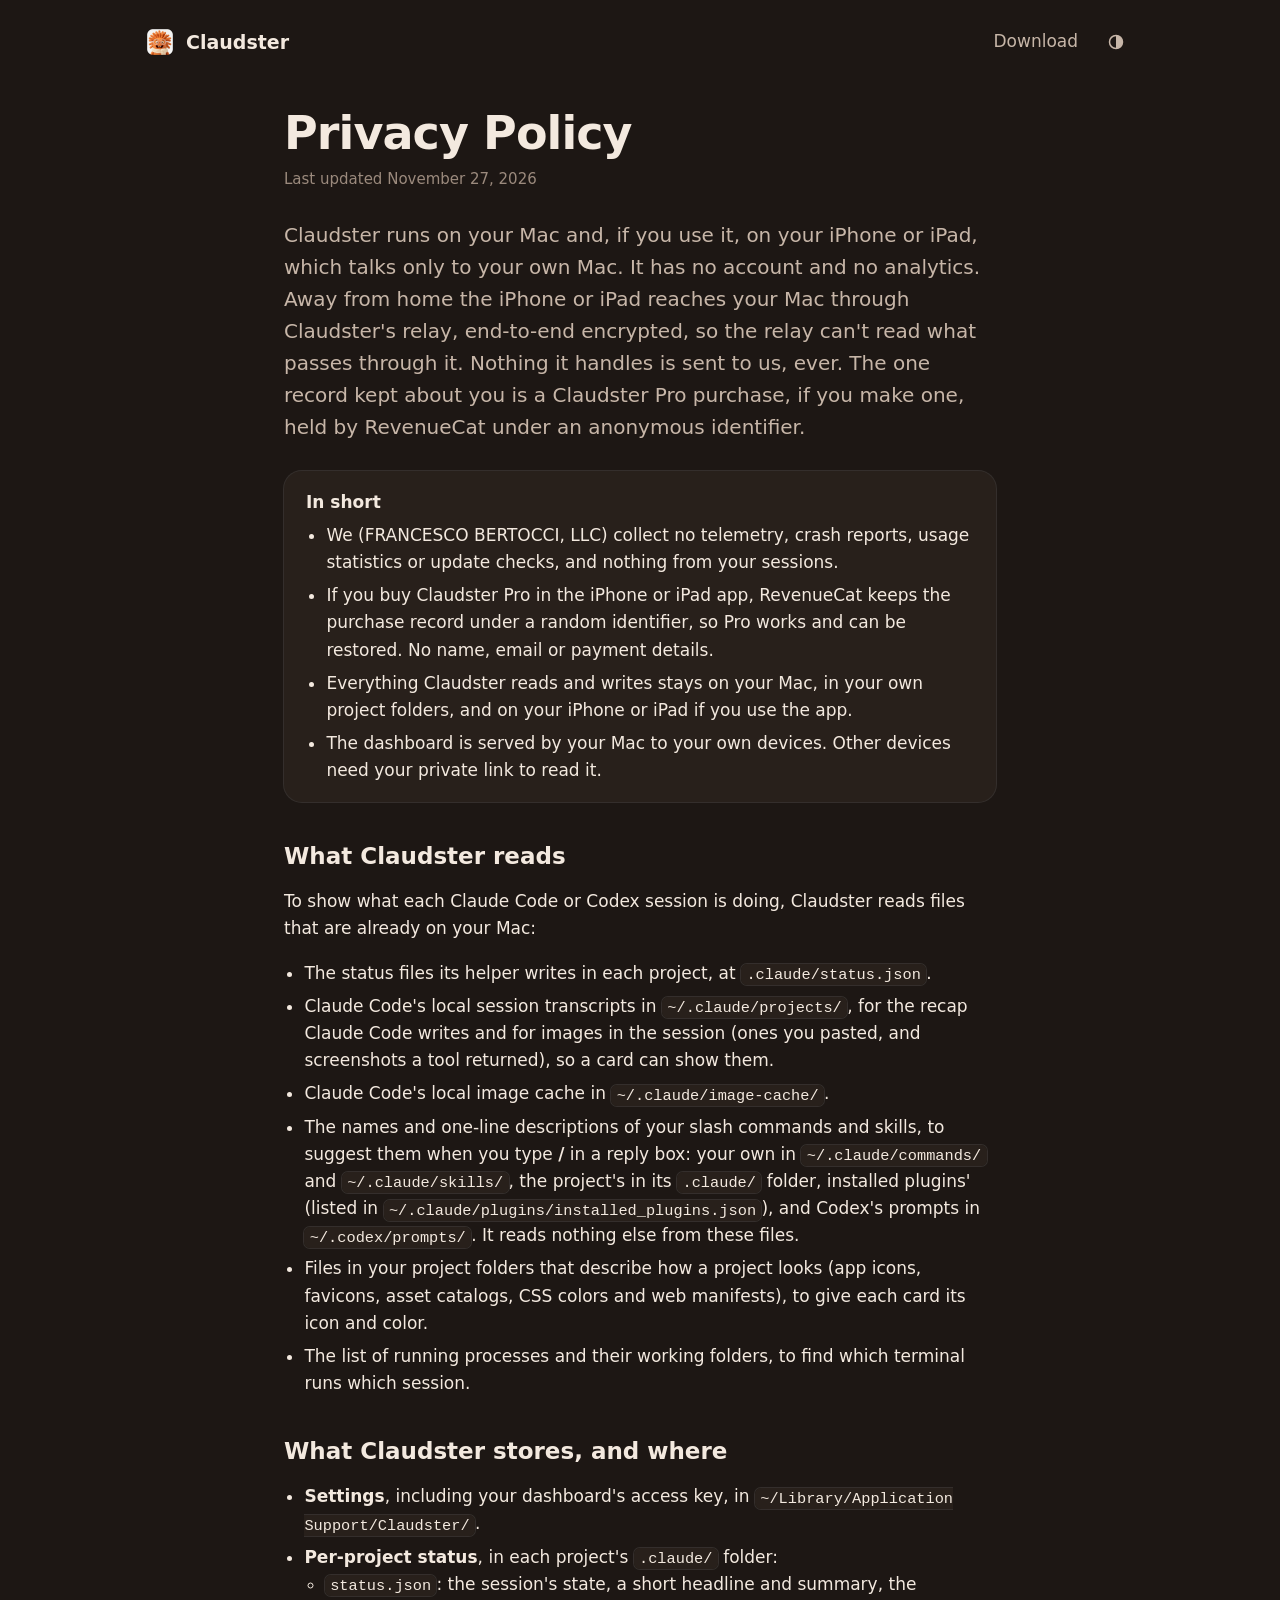
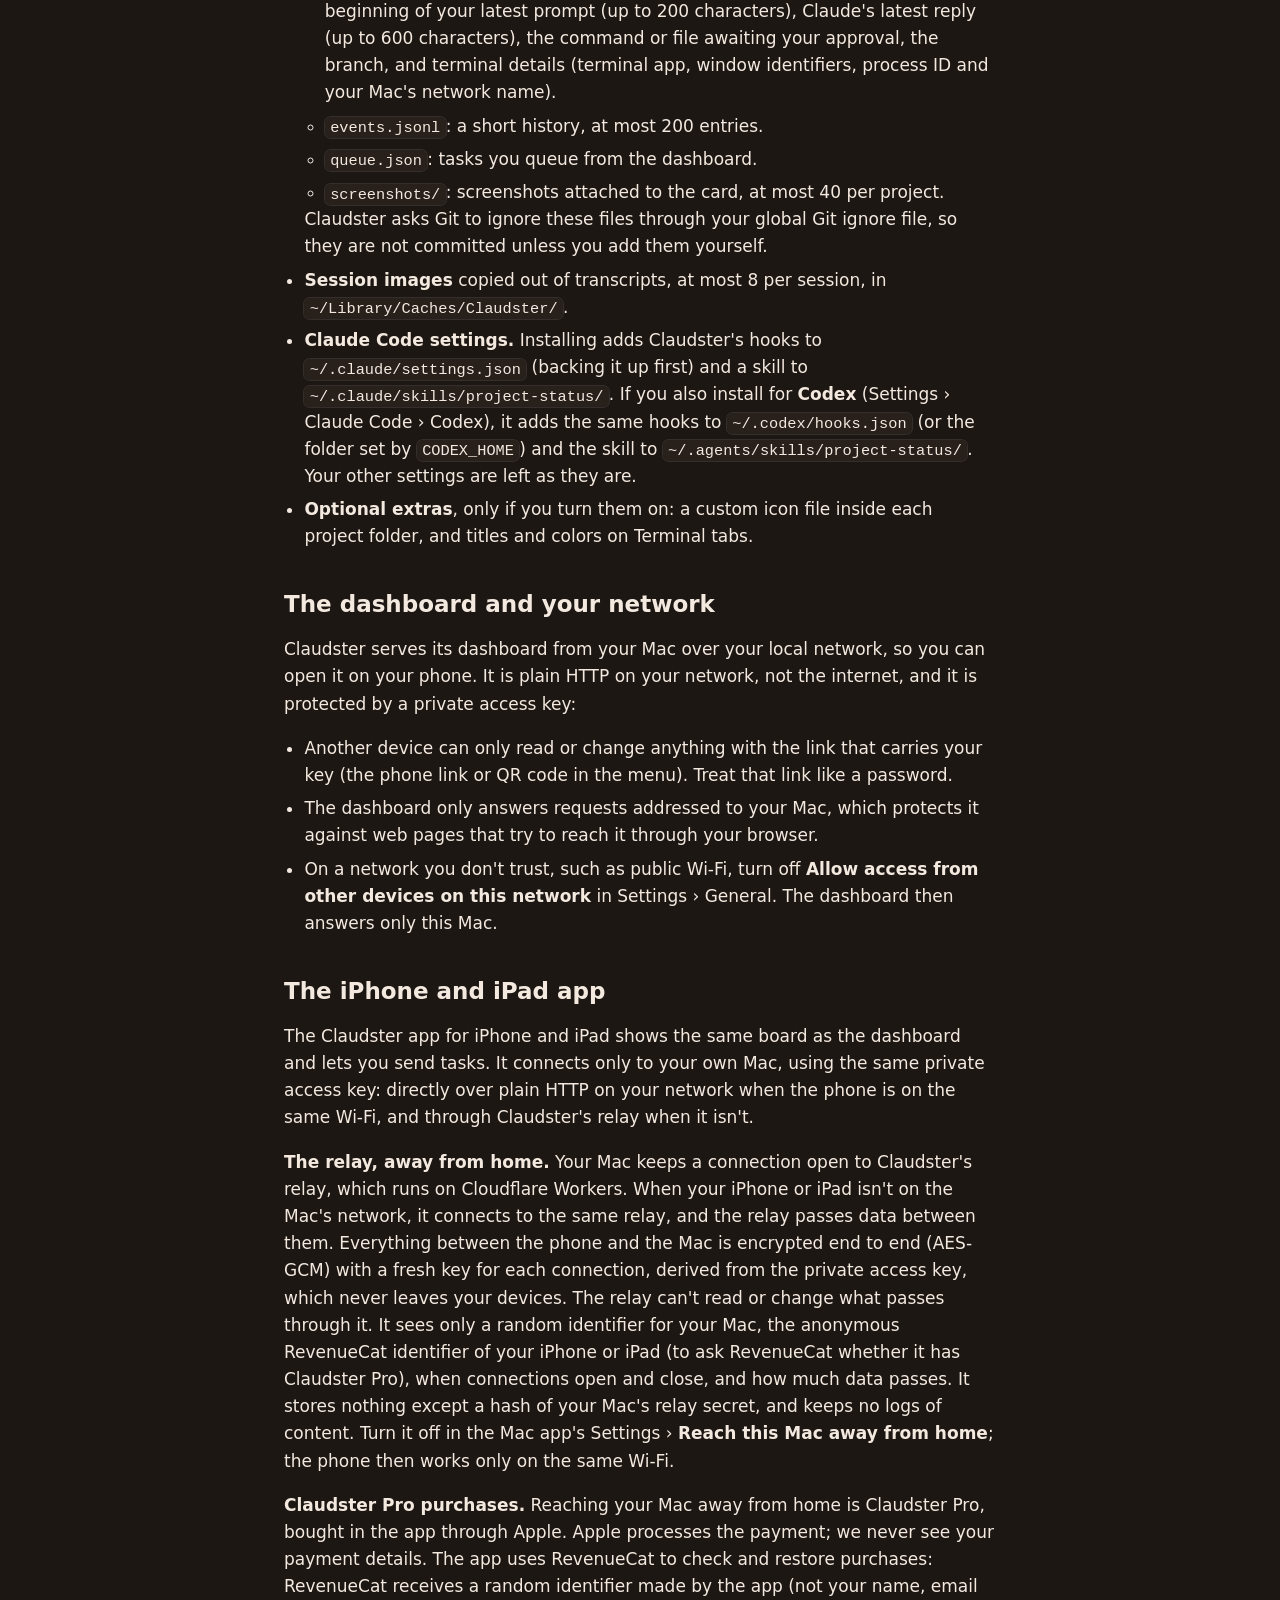
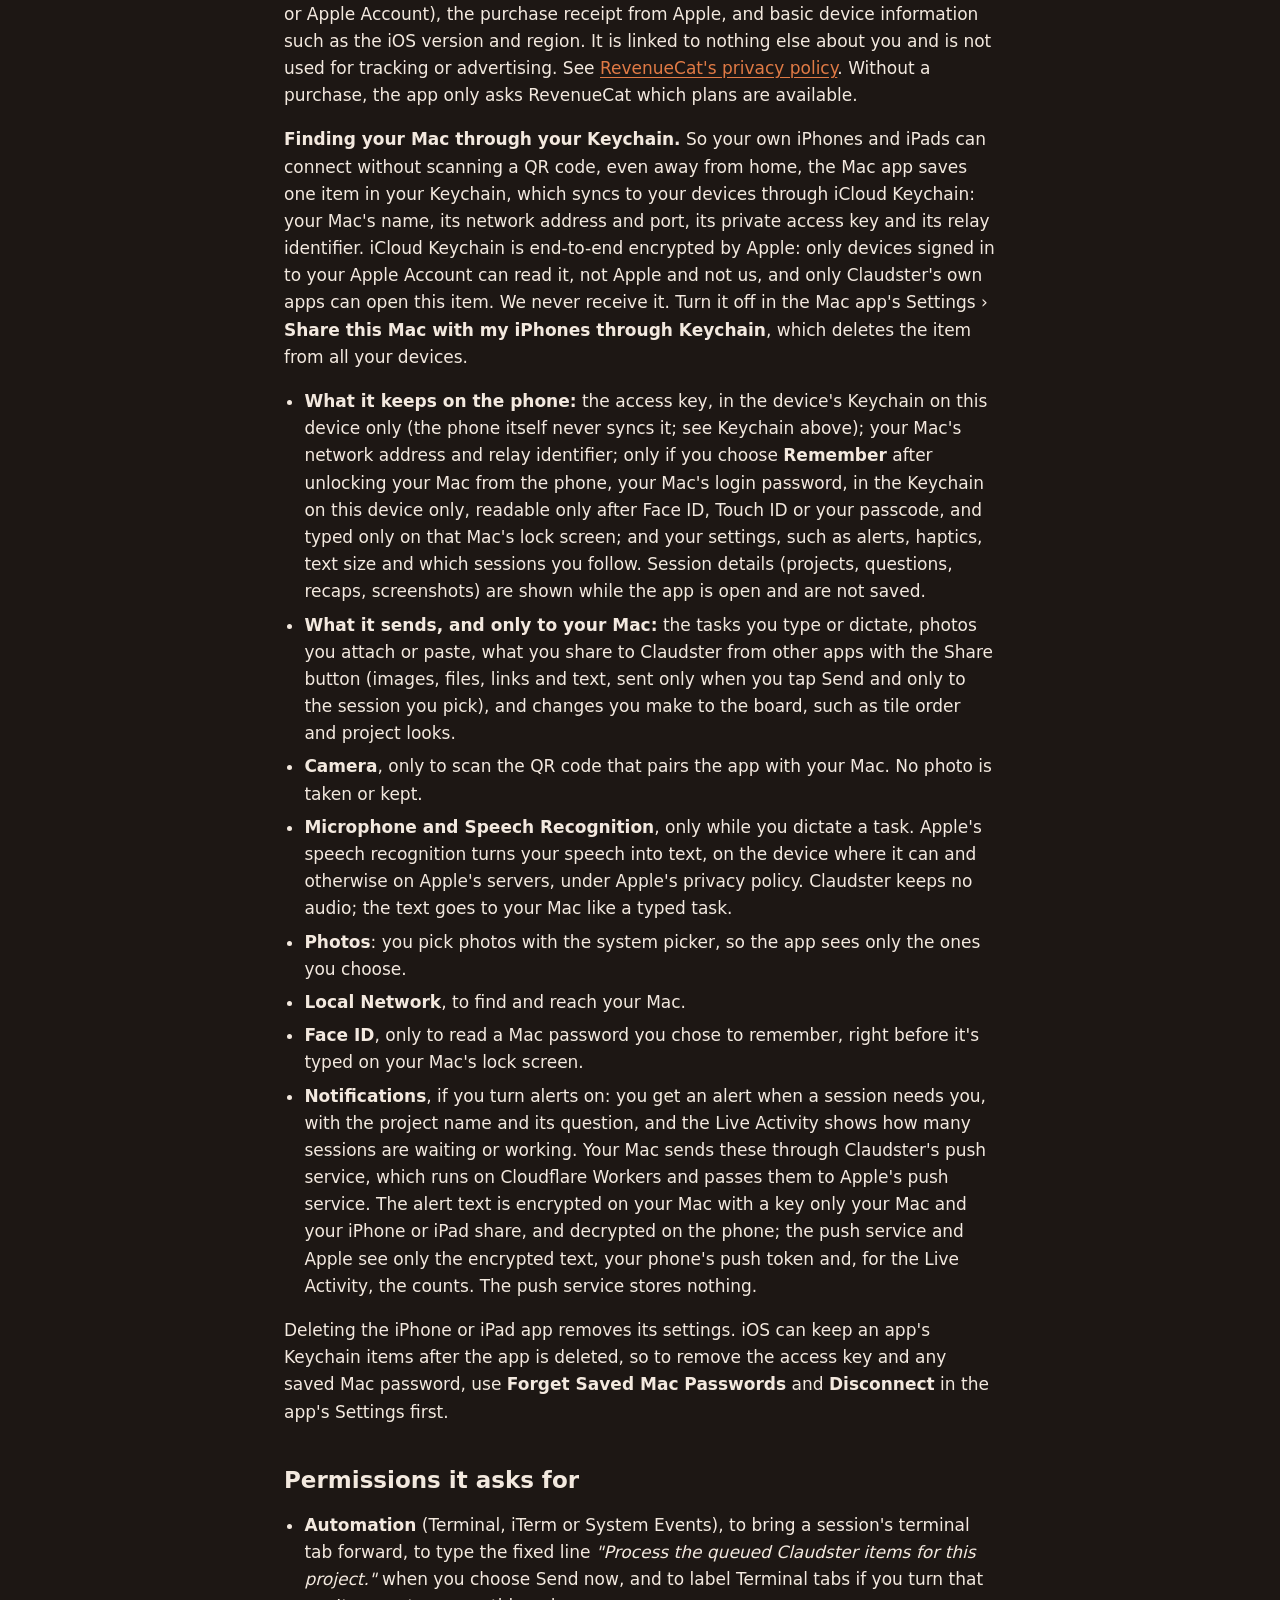
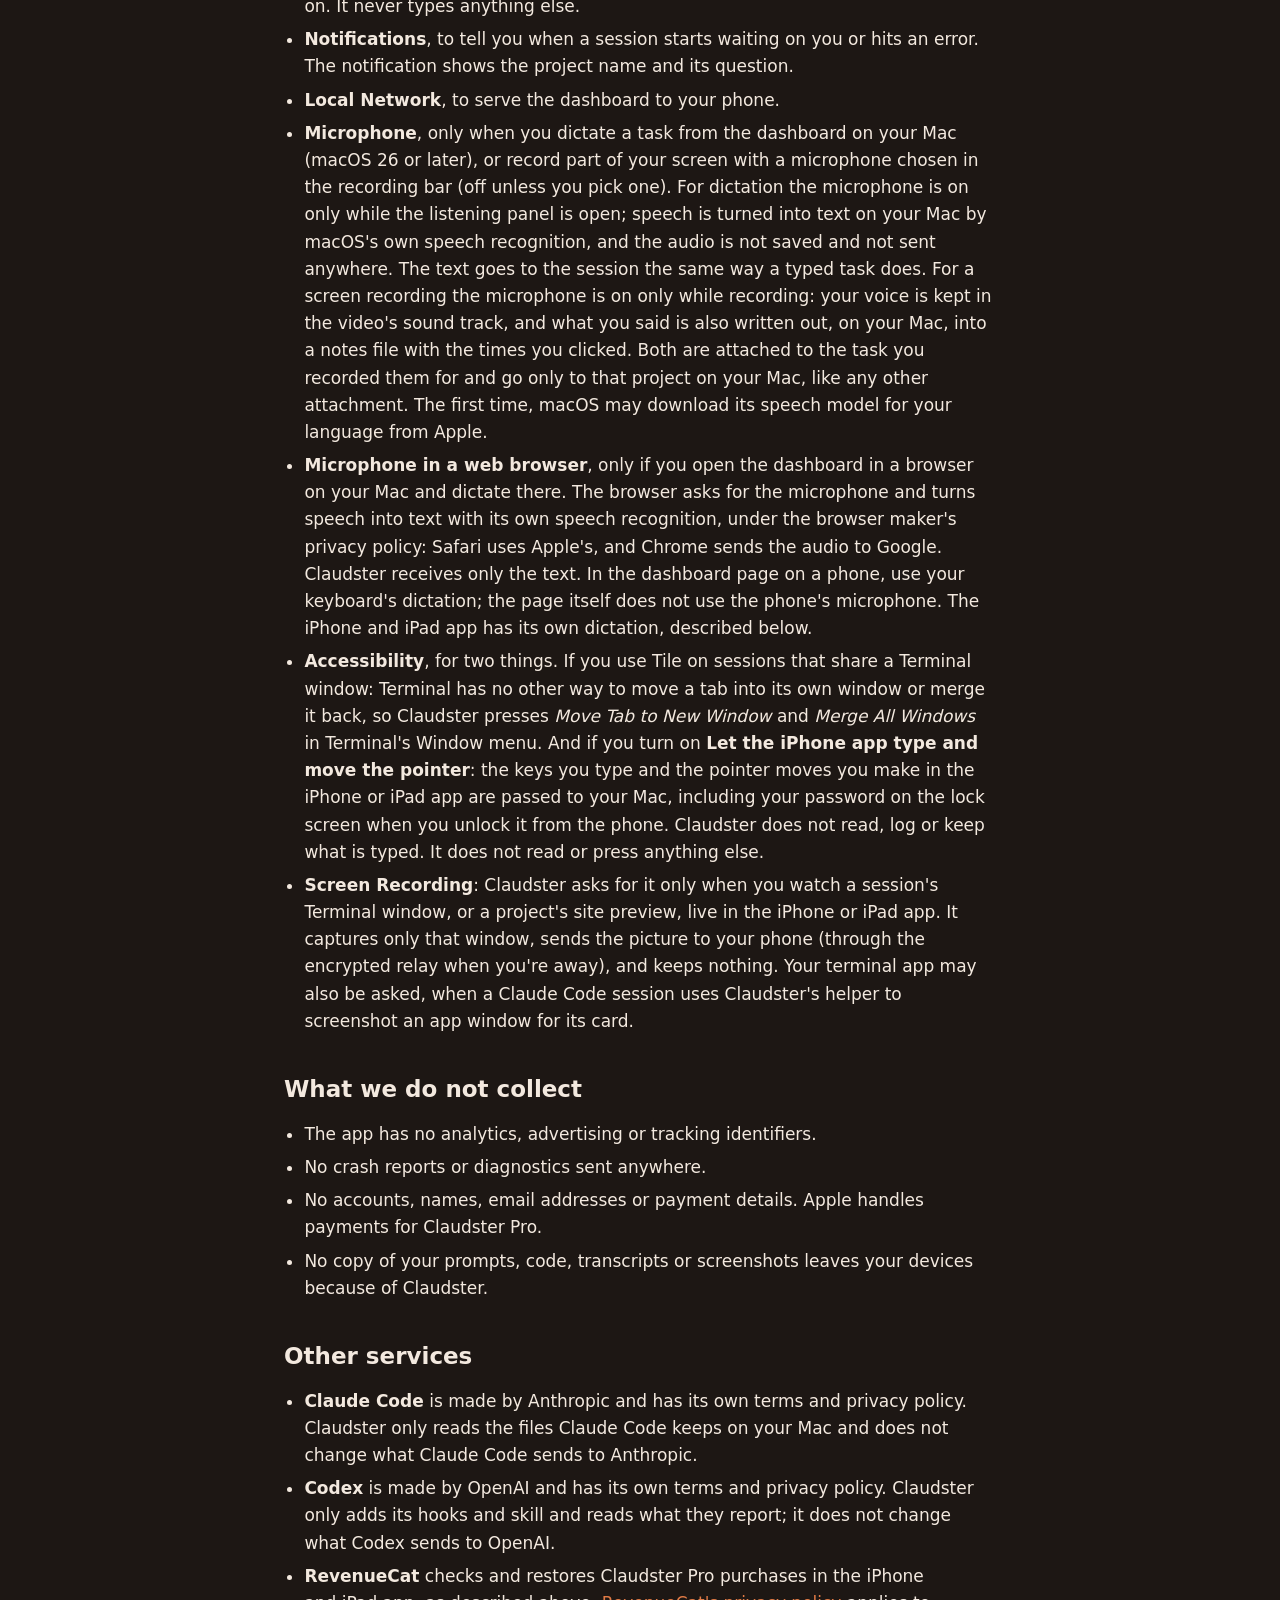
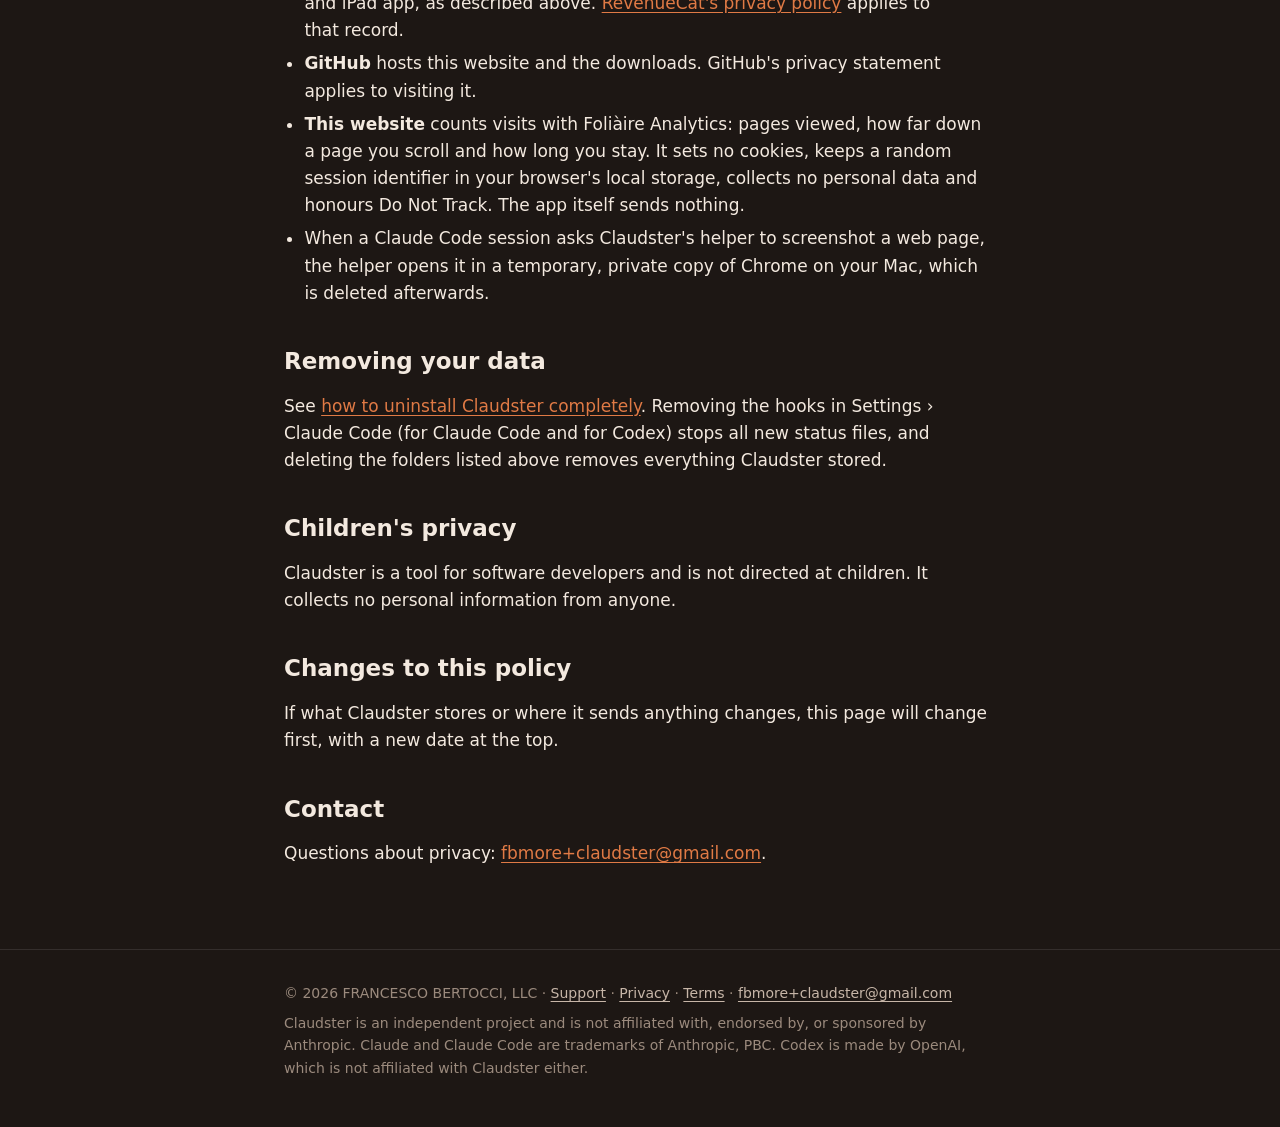
<file: privacy.html>
<!doctype html>
<html lang="en">
<head>
<meta charset="utf-8">
<meta name="viewport" content="width=device-width, initial-scale=1">
<title>Privacy Policy · Claudster</title>
<meta name="description" content="Claudster runs entirely on your Mac and collects no data.">
<meta name="theme-color" content="#efe4d8">
<script src="theme.js"></script>
<!-- Foliàire Analytics: page views and scroll depth, no cookies, honours Do Not Track. -->
<script>window.FOLIAIRE_SITE_ID = 'a02baf9a2023a99f4c9c8247';</script>
<script async src="https://foliairestudio.com/analytics/foliaire.js"></script>
<link rel="icon" type="image/png" href="assets/favicon.png">
<link rel="apple-touch-icon" href="assets/apple-touch-icon.png">
<link rel="stylesheet" href="page.css">
</head>
<body>
<header>
  <div class="wrap">
    <a class="brand" href="./"><img src="assets/icon-256.png" alt="" width="32" height="32">Claudster</a>
    <nav aria-label="Site"><a href="https://github.com/fbmore/claudster-app/releases">Download</a><button class="theme-toggle" type="button" aria-label="Theme">
        <svg class="ti ti-auto" viewBox="0 0 20 20" fill="none" stroke="currentColor" stroke-width="1.5" aria-hidden="true"><circle cx="10" cy="10" r="6.5"/><path d="M10 3.5a6.5 6.5 0 0 1 0 13Z" fill="currentColor" stroke="none"/></svg>
        <svg class="ti ti-light" viewBox="0 0 20 20" fill="none" stroke="currentColor" stroke-width="1.5" stroke-linecap="round" aria-hidden="true"><circle cx="10" cy="10" r="3.5"/><path d="M10 2v1.75M10 16.25V18M2 10h1.75M16.25 10H18M4.34 4.34l1.24 1.24M14.42 14.42l1.24 1.24M4.34 15.66l1.24-1.24M14.42 5.58l1.24-1.24"/></svg>
        <svg class="ti ti-dark" viewBox="0 0 20 20" fill="none" stroke="currentColor" stroke-width="1.5" stroke-linejoin="round" aria-hidden="true"><path d="M16.5 12.2A6.75 6.75 0 0 1 7.8 3.5a6.75 6.75 0 1 0 8.7 8.7Z"/></svg>
      </button></nav>
  </div>
</header>
<main>
  <div class="wrap">

    <h1>Privacy Policy</h1>
    <p class="updated">Last updated November 27, 2026</p>
    <p class="lead">Claudster runs on your Mac and, if you use it, on your iPhone or iPad, which talks only to your own Mac. It has no account and no analytics. Away from home the iPhone or iPad reaches your Mac through Claudster's relay, end-to-end encrypted, so the relay can't read what passes through it. Nothing it handles is sent to us, ever. The one record kept about you is a Claudster Pro purchase, if you make one, held by RevenueCat under an anonymous identifier.</p>

    <div class="summary">
      <strong>In short</strong>
      <ul>
        <li>We (FRANCESCO BERTOCCI, LLC) collect no telemetry, crash reports, usage statistics or update checks, and nothing from your sessions.</li>
        <li>If you buy Claudster Pro in the iPhone or iPad app, RevenueCat keeps the purchase record under a random identifier, so Pro works and can be restored. No name, email or payment details.</li>
        <li>Everything Claudster reads and writes stays on your Mac, in your own project folders, and on your iPhone or iPad if you use the app.</li>
        <li>The dashboard is served by your Mac to your own devices. Other devices need your private link to read it.</li>
      </ul>
    </div>

    <h2>What Claudster reads</h2>
    <p>To show what each Claude Code or Codex session is doing, Claudster reads files that are already on your Mac:</p>
    <ul>
      <li>The status files its helper writes in each project, at <code>.claude/status.json</code>.</li>
      <li>Claude Code's local session transcripts in <code>~/.claude/projects/</code>, for the recap Claude Code writes and for images in the session (ones you pasted, and screenshots a tool returned), so a card can show them.</li>
      <li>Claude Code's local image cache in <code>~/.claude/image-cache/</code>.</li>
      <li>The names and one-line descriptions of your slash commands and skills, to suggest them when you type <strong>/</strong> in a reply box: your own in <code>~/.claude/commands/</code> and <code>~/.claude/skills/</code>, the project's in its <code>.claude/</code> folder, installed plugins' (listed in <code>~/.claude/plugins/installed_plugins.json</code>), and Codex's prompts in <code>~/.codex/prompts/</code>. It reads nothing else from these files.</li>
      <li>Files in your project folders that describe how a project looks (app icons, favicons, asset catalogs, CSS colors and web manifests), to give each card its icon and color.</li>
      <li>The list of running processes and their working folders, to find which terminal runs which session.</li>
    </ul>

    <h2>What Claudster stores, and where</h2>
    <ul>
      <li><strong>Settings</strong>, including your dashboard's access key, in <code>~/Library/Application Support/Claudster/</code>.</li>
      <li><strong>Per-project status</strong>, in each project's <code>.claude/</code> folder:
        <ul>
          <li><code>status.json</code>: the session's state, a short headline and summary, the beginning of your latest prompt (up to 200 characters), Claude's latest reply (up to 600 characters), the command or file awaiting your approval, the branch, and terminal details (terminal app, window identifiers, process ID and your Mac's network name).</li>
          <li><code>events.jsonl</code>: a short history, at most 200 entries.</li>
          <li><code>queue.json</code>: tasks you queue from the dashboard.</li>
          <li><code>screenshots/</code>: screenshots attached to the card, at most 40 per project.</li>
        </ul>
        Claudster asks Git to ignore these files through your global Git ignore file, so they are not committed unless you add them yourself.</li>
      <li><strong>Session images</strong> copied out of transcripts, at most 8 per session, in <code>~/Library/Caches/Claudster/</code>.</li>
      <li><strong>Claude Code settings.</strong> Installing adds Claudster's hooks to <code>~/.claude/settings.json</code> (backing it up first) and a skill to <code>~/.claude/skills/project-status/</code>. If you also install for <strong>Codex</strong> (Settings › Claude Code › Codex), it adds the same hooks to <code>~/.codex/hooks.json</code> (or the folder set by <code>CODEX_HOME</code>) and the skill to <code>~/.agents/skills/project-status/</code>. Your other settings are left as they are.</li>
      <li><strong>Optional extras</strong>, only if you turn them on: a custom icon file inside each project folder, and titles and colors on Terminal tabs.</li>
    </ul>

    <h2>The dashboard and your network</h2>
    <p>Claudster serves its dashboard from your Mac over your local network, so you can open it on your phone. It is plain HTTP on your network, not the internet, and it is protected by a private access key:</p>
    <ul>
      <li>Another device can only read or change anything with the link that carries your key (the phone link or QR code in the menu). Treat that link like a password.</li>
      <li>The dashboard only answers requests addressed to your Mac, which protects it against web pages that try to reach it through your browser.</li>
      <li>On a network you don't trust, such as public Wi-Fi, turn off <strong>Allow access from other devices on this network</strong> in Settings › General. The dashboard then answers only this Mac.</li>
    </ul>

    <h2>The iPhone and iPad app</h2>
    <p>The Claudster app for iPhone and iPad shows the same board as the dashboard and lets you send tasks. It connects only to your own Mac, using the same private access key: directly over plain HTTP on your network when the phone is on the same Wi-Fi, and through Claudster's relay when it isn't.</p>
    <p><strong>The relay, away from home.</strong> Your Mac keeps a connection open to Claudster's relay, which runs on Cloudflare Workers. When your iPhone or iPad isn't on the Mac's network, it connects to the same relay, and the relay passes data between them. Everything between the phone and the Mac is encrypted end to end (AES-GCM) with a fresh key for each connection, derived from the private access key, which never leaves your devices. The relay can't read or change what passes through it. It sees only a random identifier for your Mac, the anonymous RevenueCat identifier of your iPhone or iPad (to ask RevenueCat whether it has Claudster Pro), when connections open and close, and how much data passes. It stores nothing except a hash of your Mac's relay secret, and keeps no logs of content. Turn it off in the Mac app's Settings › <strong>Reach this Mac away from home</strong>; the phone then works only on the same Wi-Fi.</p>
    <p><strong>Claudster Pro purchases.</strong> Reaching your Mac away from home is Claudster Pro, bought in the app through Apple. Apple processes the payment; we never see your payment details. The app uses RevenueCat to check and restore purchases: RevenueCat receives a random identifier made by the app (not your name, email or Apple Account), the purchase receipt from Apple, and basic device information such as the iOS version and region. It is linked to nothing else about you and is not used for tracking or advertising. See <a href="https://www.revenuecat.com/privacy">RevenueCat's privacy policy</a>. Without a purchase, the app only asks RevenueCat which plans are available.</p>
    <p><strong>Finding your Mac through your Keychain.</strong> So your own iPhones and iPads can connect without scanning a QR code, even away from home, the Mac app saves one item in your Keychain, which syncs to your devices through iCloud Keychain: your Mac's name, its network address and port, its private access key and its relay identifier. iCloud Keychain is end-to-end encrypted by Apple: only devices signed in to your Apple Account can read it, not Apple and not us, and only Claudster's own apps can open this item. We never receive it. Turn it off in the Mac app's Settings › <strong>Share this Mac with my iPhones through Keychain</strong>, which deletes the item from all your devices.</p>
    <ul>
      <li><strong>What it keeps on the phone:</strong> the access key, in the device's Keychain on this device only (the phone itself never syncs it; see Keychain above); your Mac's network address and relay identifier; only if you choose <strong>Remember</strong> after unlocking your Mac from the phone, your Mac's login password, in the Keychain on this device only, readable only after Face ID, Touch ID or your passcode, and typed only on that Mac's lock screen; and your settings, such as alerts, haptics, text size and which sessions you follow. Session details (projects, questions, recaps, screenshots) are shown while the app is open and are not saved.</li>
      <li><strong>What it sends, and only to your Mac:</strong> the tasks you type or dictate, photos you attach or paste, what you share to Claudster from other apps with the Share button (images, files, links and text, sent only when you tap Send and only to the session you pick), and changes you make to the board, such as tile order and project looks.</li>
      <li><strong>Camera</strong>, only to scan the QR code that pairs the app with your Mac. No photo is taken or kept.</li>
      <li><strong>Microphone and Speech Recognition</strong>, only while you dictate a task. Apple's speech recognition turns your speech into text, on the device where it can and otherwise on Apple's servers, under Apple's privacy policy. Claudster keeps no audio; the text goes to your Mac like a typed task.</li>
      <li><strong>Photos</strong>: you pick photos with the system picker, so the app sees only the ones you choose.</li>
      <li><strong>Local Network</strong>, to find and reach your Mac.</li>
      <li><strong>Face ID</strong>, only to read a Mac password you chose to remember, right before it's typed on your Mac's lock screen.</li>
      <li><strong>Notifications</strong>, if you turn alerts on: you get an alert when a session needs you, with the project name and its question, and the Live Activity shows how many sessions are waiting or working. Your Mac sends these through Claudster's push service, which runs on Cloudflare Workers and passes them to Apple's push service. The alert text is encrypted on your Mac with a key only your Mac and your iPhone or iPad share, and decrypted on the phone; the push service and Apple see only the encrypted text, your phone's push token and, for the Live Activity, the counts. The push service stores nothing.</li>
    </ul>
    <p>Deleting the iPhone or iPad app removes its settings. iOS can keep an app's Keychain items after the app is deleted, so to remove the access key and any saved Mac password, use <strong>Forget Saved Mac Passwords</strong> and <strong>Disconnect</strong> in the app's Settings first.</p>

    <h2>Permissions it asks for</h2>
    <ul>
      <li><strong>Automation</strong> (Terminal, iTerm or System Events), to bring a session's terminal tab forward, to type the fixed line <em>"Process the queued Claudster items for this project."</em> when you choose Send now, and to label Terminal tabs if you turn that on. It never types anything else.</li>
      <li><strong>Notifications</strong>, to tell you when a session starts waiting on you or hits an error. The notification shows the project name and its question.</li>
      <li><strong>Local Network</strong>, to serve the dashboard to your phone.</li>
      <li><strong>Microphone</strong>, only when you dictate a task from the dashboard on your Mac (macOS 26 or later), or record part of your screen with a microphone chosen in the recording bar (off unless you pick one). For dictation the microphone is on only while the listening panel is open; speech is turned into text on your Mac by macOS's own speech recognition, and the audio is not saved and not sent anywhere. The text goes to the session the same way a typed task does. For a screen recording the microphone is on only while recording: your voice is kept in the video's sound track, and what you said is also written out, on your Mac, into a notes file with the times you clicked. Both are attached to the task you recorded them for and go only to that project on your Mac, like any other attachment. The first time, macOS may download its speech model for your language from Apple.</li>
      <li><strong>Microphone in a web browser</strong>, only if you open the dashboard in a browser on your Mac and dictate there. The browser asks for the microphone and turns speech into text with its own speech recognition, under the browser maker's privacy policy: Safari uses Apple's, and Chrome sends the audio to Google. Claudster receives only the text. In the dashboard page on a phone, use your keyboard's dictation; the page itself does not use the phone's microphone. The iPhone and iPad app has its own dictation, described below.</li>
      <li><strong>Accessibility</strong>, for two things. If you use Tile on sessions that share a Terminal window: Terminal has no other way to move a tab into its own window or merge it back, so Claudster presses <em>Move Tab to New Window</em> and <em>Merge All Windows</em> in Terminal's Window menu. And if you turn on <strong>Let the iPhone app type and move the pointer</strong>: the keys you type and the pointer moves you make in the iPhone or iPad app are passed to your Mac, including your password on the lock screen when you unlock it from the phone. Claudster does not read, log or keep what is typed. It does not read or press anything else.</li>
      <li><strong>Screen Recording</strong>: Claudster asks for it only when you watch a session's Terminal window, or a project's site preview, live in the iPhone or iPad app. It captures only that window, sends the picture to your phone (through the encrypted relay when you're away), and keeps nothing. Your terminal app may also be asked, when a Claude Code session uses Claudster's helper to screenshot an app window for its card.</li>
    </ul>

    <h2>What we do not collect</h2>
    <ul>
      <li>The app has no analytics, advertising or tracking identifiers.</li>
      <li>No crash reports or diagnostics sent anywhere.</li>
      <li>No accounts, names, email addresses or payment details. Apple handles payments for Claudster Pro.</li>
      <li>No copy of your prompts, code, transcripts or screenshots leaves your devices because of Claudster.</li>
    </ul>

    <h2>Other services</h2>
    <ul>
      <li><strong>Claude Code</strong> is made by Anthropic and has its own terms and privacy policy. Claudster only reads the files Claude Code keeps on your Mac and does not change what Claude Code sends to Anthropic.</li>
      <li><strong>Codex</strong> is made by OpenAI and has its own terms and privacy policy. Claudster only adds its hooks and skill and reads what they report; it does not change what Codex sends to OpenAI.</li>
      <li><strong>RevenueCat</strong> checks and restores Claudster Pro purchases in the iPhone and iPad app, as described above. <a href="https://www.revenuecat.com/privacy">RevenueCat's privacy policy</a> applies to that record.</li>
      <li><strong>GitHub</strong> hosts this website and the downloads. GitHub's privacy statement applies to visiting it.</li>
      <li><strong>This website</strong> counts visits with Foliàire Analytics: pages viewed, how far down a page you scroll and how long you stay. It sets no cookies, keeps a random session identifier in your browser's local storage, collects no personal data and honours Do Not Track. The app itself sends nothing.</li>
      <li>When a Claude Code session asks Claudster's helper to screenshot a web page, the helper opens it in a temporary, private copy of Chrome on your Mac, which is deleted afterwards.</li>
    </ul>

    <h2>Removing your data</h2>
    <p>See <a href="support.html#uninstall">how to uninstall Claudster completely</a>. Removing the hooks in Settings › Claude Code (for Claude Code and for Codex) stops all new status files, and deleting the folders listed above removes everything Claudster stored.</p>

    <h2>Children's privacy</h2>
    <p>Claudster is a tool for software developers and is not directed at children. It collects no personal information from anyone.</p>

    <h2>Changes to this policy</h2>
    <p>If what Claudster stores or where it sends anything changes, this page will change first, with a new date at the top.</p>

    <h2>Contact</h2>
    <p>Questions about privacy: <a href="mailto:fbmore+claudster@gmail.com">fbmore+claudster@gmail.com</a>.</p>

  </div>
</main>
<footer>
  <div class="wrap">
    <p>© 2026 FRANCESCO BERTOCCI, LLC · <a href="support.html">Support</a> · <a href="privacy.html">Privacy</a> · <a href="terms.html">Terms</a> · <a href="mailto:fbmore+claudster@gmail.com">fbmore+claudster@gmail.com</a></p>
    <p>Claudster is an independent project and is not affiliated with, endorsed by, or sponsored by Anthropic. Claude and Claude Code are trademarks of Anthropic, PBC. Codex is made by OpenAI, which is not affiliated with Claudster either.</p>
  </div>
</footer>
</body>
</html>
</file>
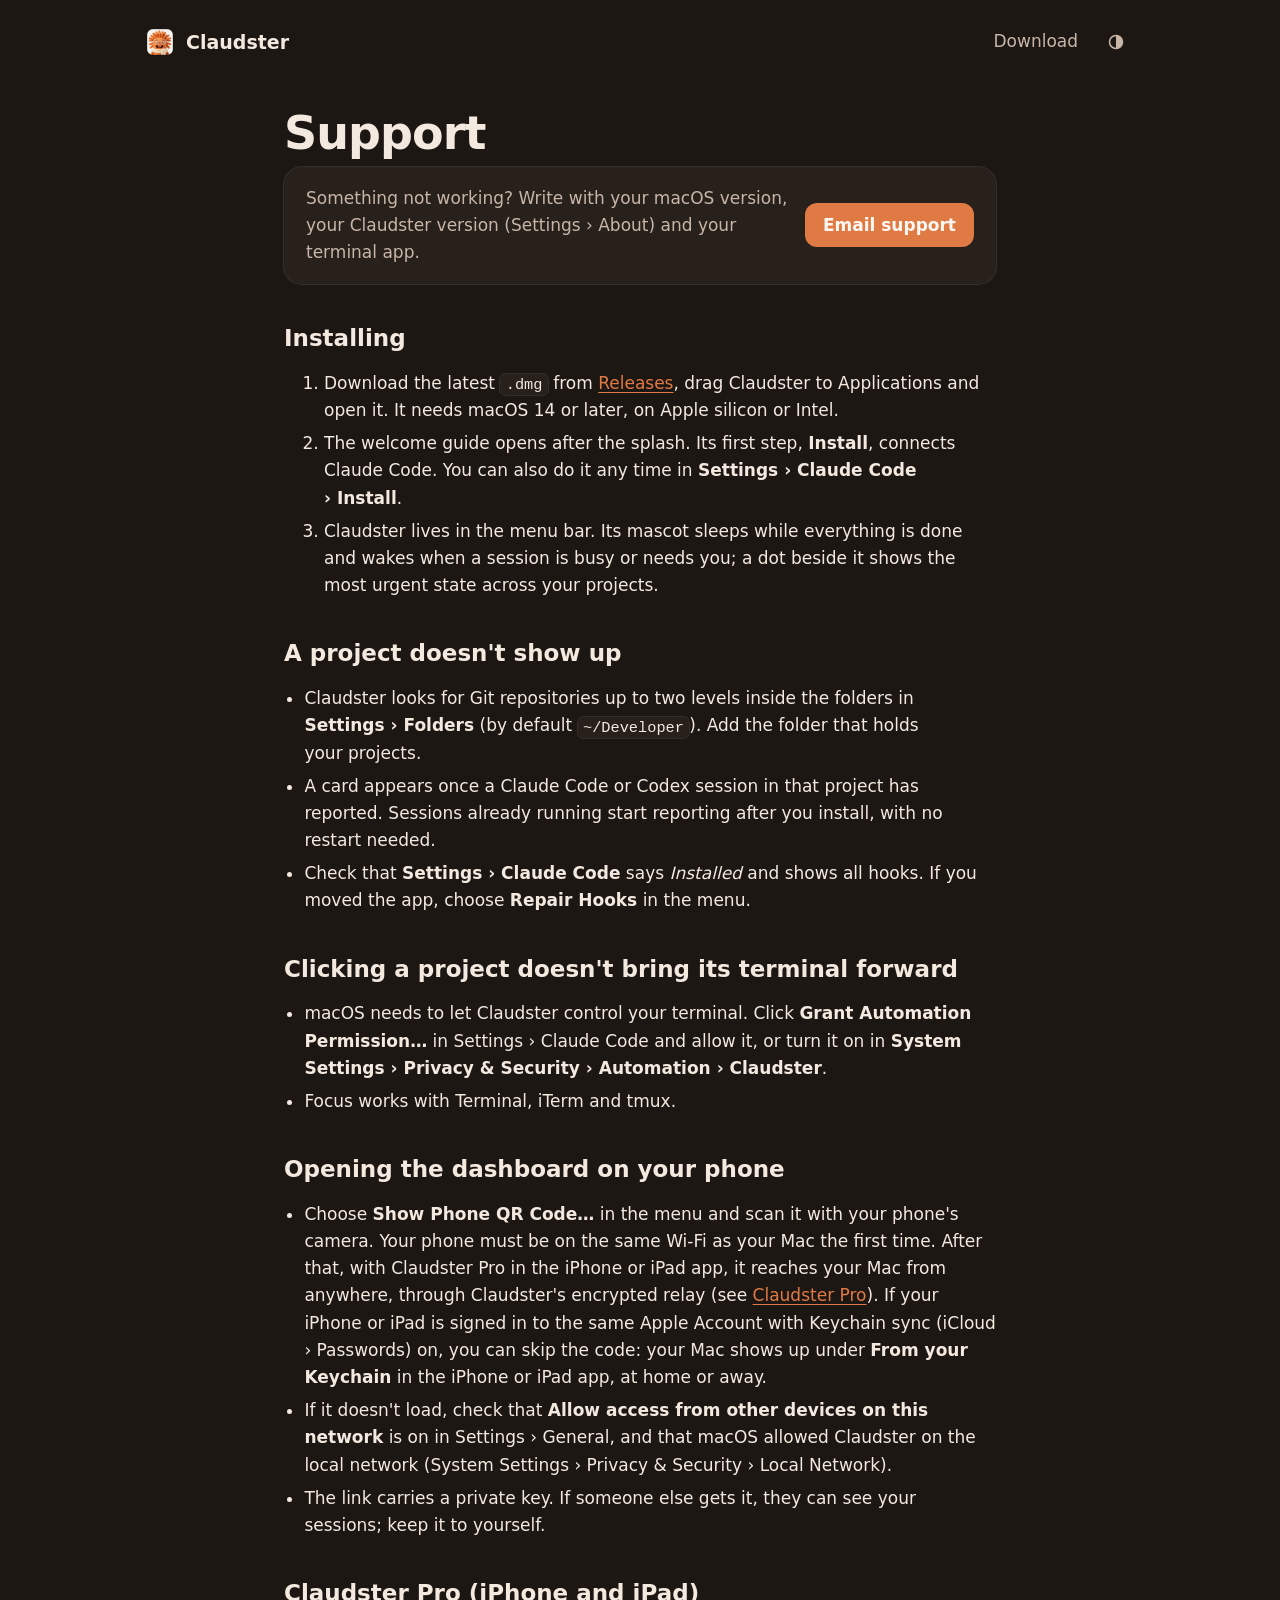
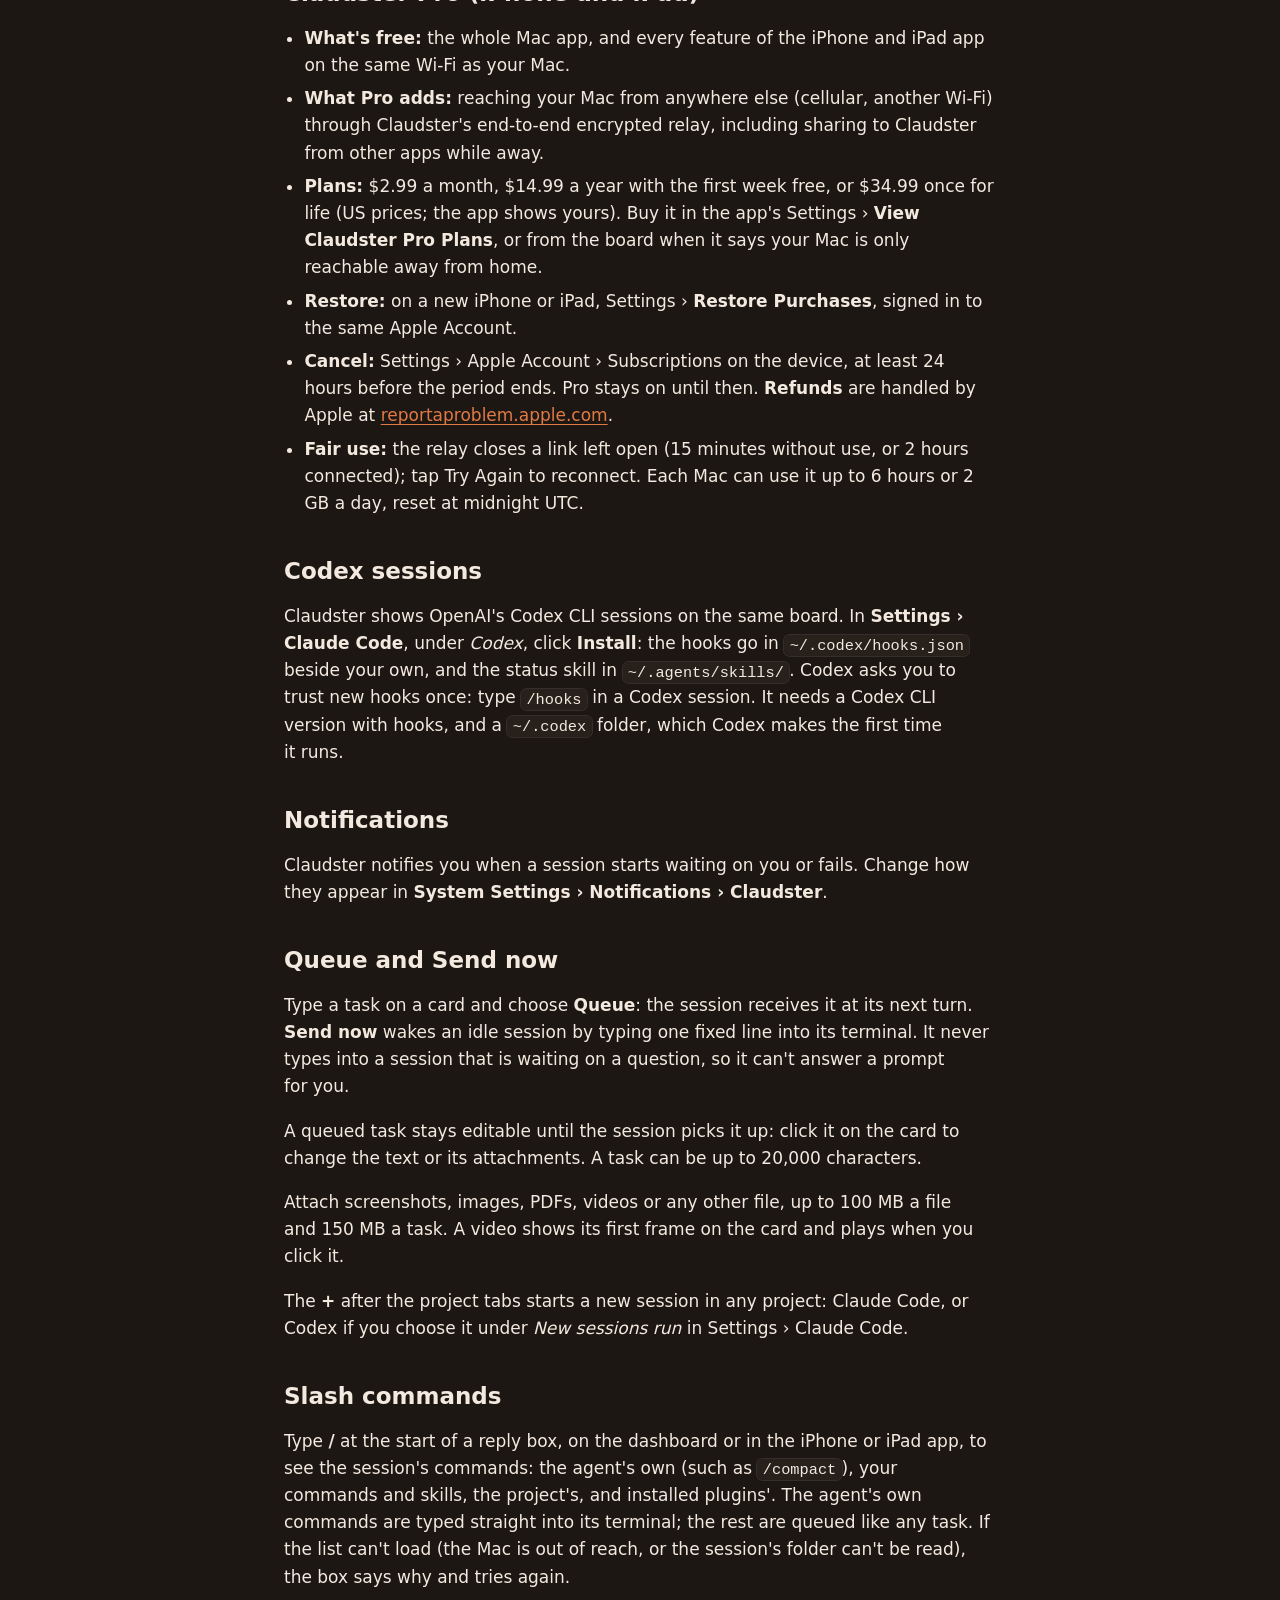
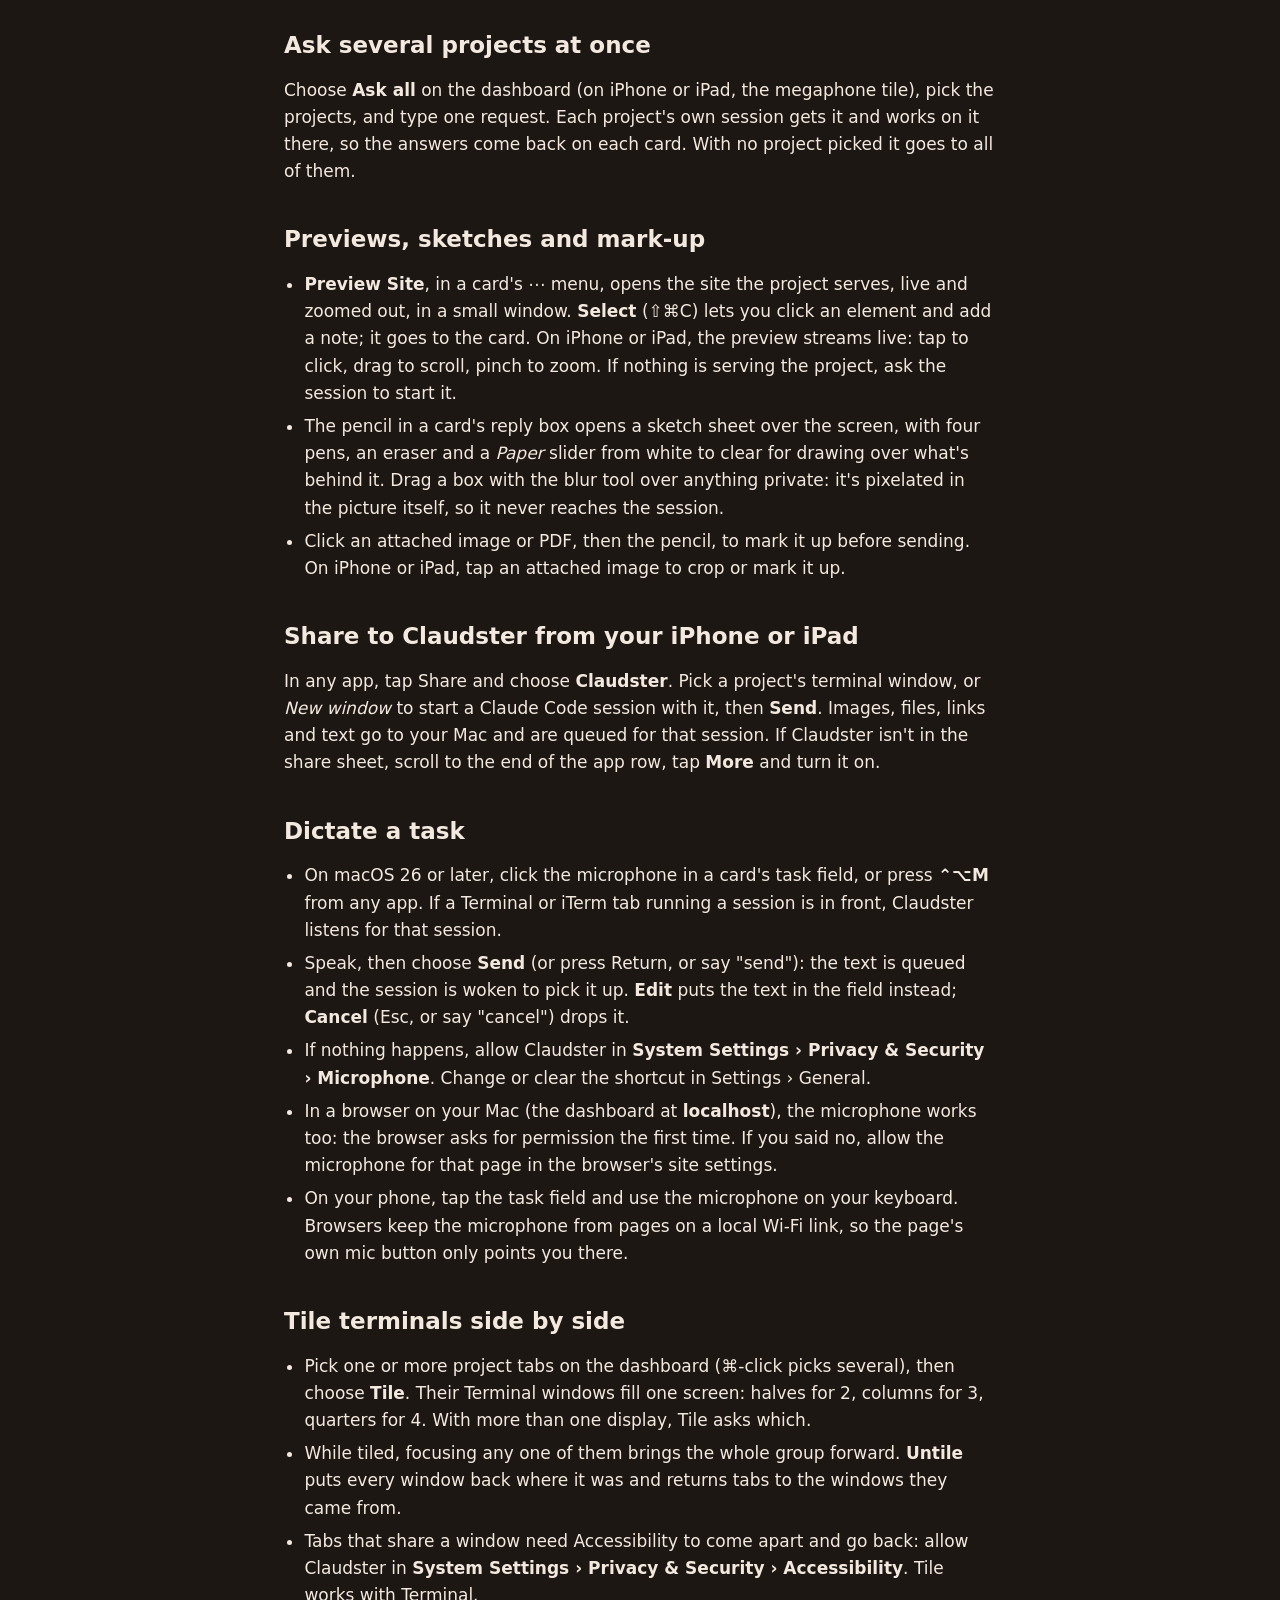
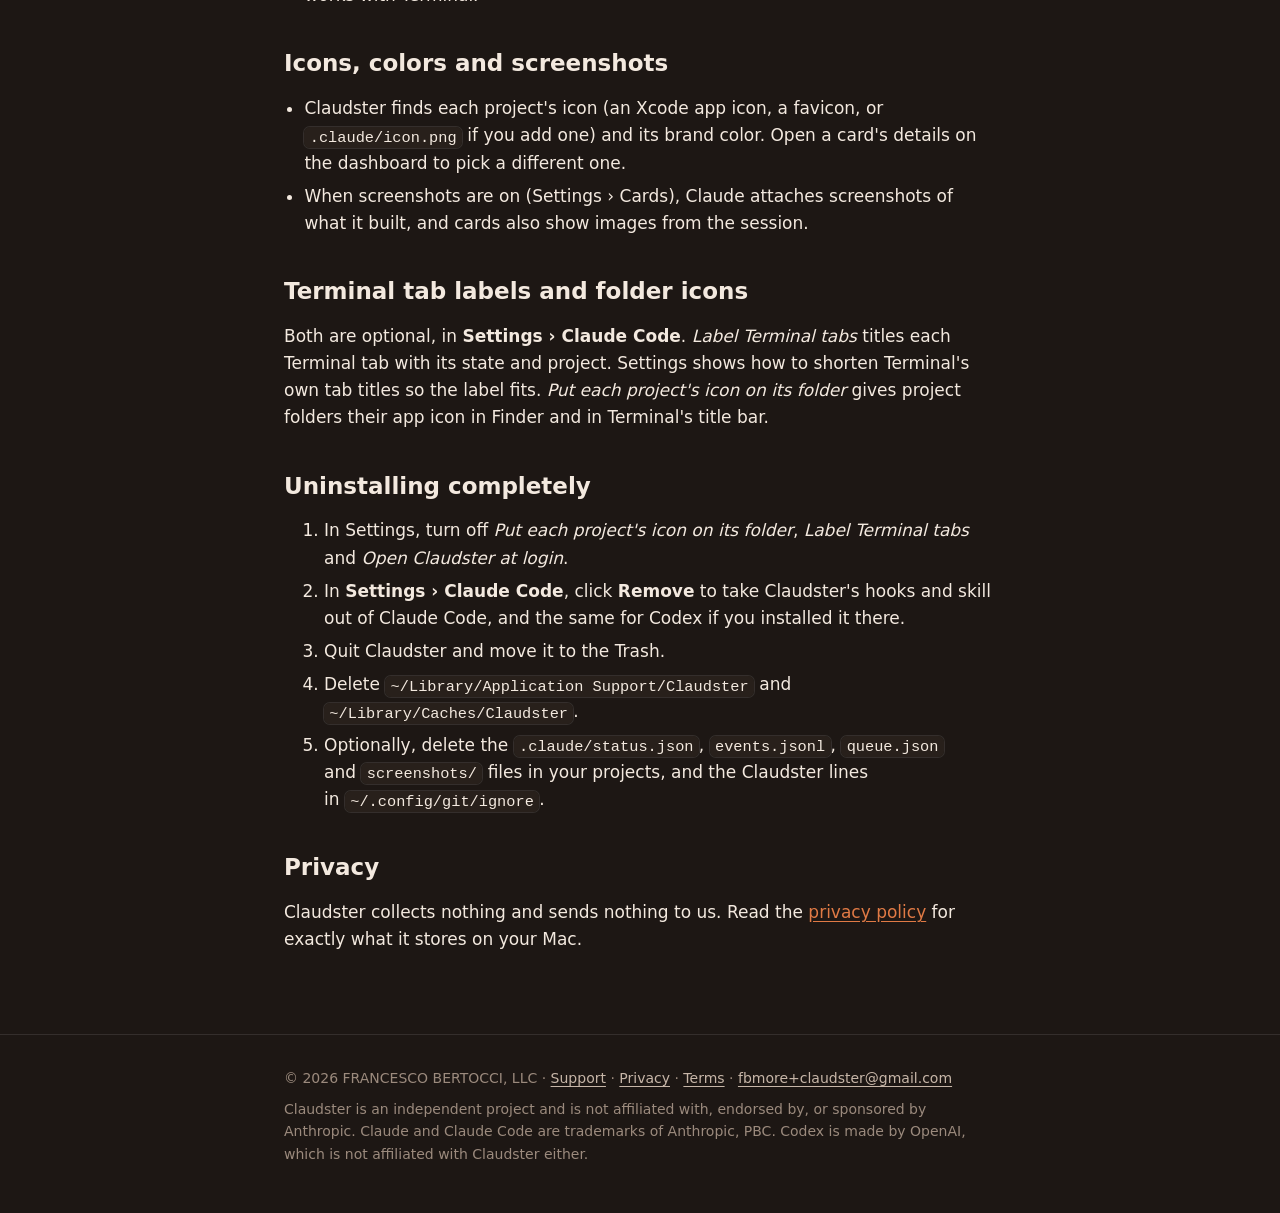
<file: support.html>
<!doctype html>
<html lang="en">
<head>
<meta charset="utf-8">
<meta name="viewport" content="width=device-width, initial-scale=1">
<title>Support · Claudster</title>
<meta name="description" content="Help with installing and using Claudster.">
<meta name="theme-color" content="#efe4d8">
<script src="theme.js"></script>
<!-- Foliàire Analytics: page views and scroll depth, no cookies, honours Do Not Track. -->
<script>window.FOLIAIRE_SITE_ID = 'a02baf9a2023a99f4c9c8247';</script>
<script async src="https://foliairestudio.com/analytics/foliaire.js"></script>
<link rel="icon" type="image/png" href="assets/favicon.png">
<link rel="apple-touch-icon" href="assets/apple-touch-icon.png">
<link rel="stylesheet" href="page.css">
</head>
<body>
<header>
  <div class="wrap">
    <a class="brand" href="./"><img src="assets/icon-256.png" alt="" width="32" height="32">Claudster</a>
    <nav aria-label="Site"><a href="https://github.com/fbmore/claudster-app/releases">Download</a><button class="theme-toggle" type="button" aria-label="Theme">
        <svg class="ti ti-auto" viewBox="0 0 20 20" fill="none" stroke="currentColor" stroke-width="1.5" aria-hidden="true"><circle cx="10" cy="10" r="6.5"/><path d="M10 3.5a6.5 6.5 0 0 1 0 13Z" fill="currentColor" stroke="none"/></svg>
        <svg class="ti ti-light" viewBox="0 0 20 20" fill="none" stroke="currentColor" stroke-width="1.5" stroke-linecap="round" aria-hidden="true"><circle cx="10" cy="10" r="3.5"/><path d="M10 2v1.75M10 16.25V18M2 10h1.75M16.25 10H18M4.34 4.34l1.24 1.24M14.42 14.42l1.24 1.24M4.34 15.66l1.24-1.24M14.42 5.58l1.24-1.24"/></svg>
        <svg class="ti ti-dark" viewBox="0 0 20 20" fill="none" stroke="currentColor" stroke-width="1.5" stroke-linejoin="round" aria-hidden="true"><path d="M16.5 12.2A6.75 6.75 0 0 1 7.8 3.5a6.75 6.75 0 1 0 8.7 8.7Z"/></svg>
      </button></nav>
  </div>
</header>
<main>
  <div class="wrap">

    <h1>Support</h1>
    <div class="contact">
      <p>Something not working? Write with your macOS version, your Claudster version (Settings › About) and your terminal app.</p>
      <a class="button" href="mailto:fbmore+claudster@gmail.com?subject=Claudster%20support">Email support</a>
    </div>

    <h2 id="install">Installing</h2>
    <ol>
      <li>Download the latest <code>.dmg</code> from <a href="https://github.com/fbmore/claudster-app/releases">Releases</a>, drag Claudster to Applications and open it. It needs macOS 14 or later, on Apple silicon or Intel.</li>
      <li>The welcome guide opens after the splash. Its first step, <strong>Install</strong>, connects Claude Code. You can also do it any time in <strong>Settings › Claude Code › Install</strong>.</li>
      <li>Claudster lives in the menu bar. Its mascot sleeps while everything is done and wakes when a session is busy or needs you; a dot beside it shows the most urgent state across your projects.</li>
    </ol>

    <h2>A project doesn't show up</h2>
    <ul>
      <li>Claudster looks for Git repositories up to two levels inside the folders in <strong>Settings › Folders</strong> (by default <code>~/Developer</code>). Add the folder that holds your projects.</li>
      <li>A card appears once a Claude Code or Codex session in that project has reported. Sessions already running start reporting after you install, with no restart needed.</li>
      <li>Check that <strong>Settings › Claude Code</strong> says <em>Installed</em> and shows all hooks. If you moved the app, choose <strong>Repair Hooks</strong> in the menu.</li>
    </ul>

    <h2>Clicking a project doesn't bring its terminal forward</h2>
    <ul>
      <li>macOS needs to let Claudster control your terminal. Click <strong>Grant Automation Permission…</strong> in Settings › Claude Code and allow it, or turn it on in <strong>System Settings › Privacy &amp; Security › Automation › Claudster</strong>.</li>
      <li>Focus works with Terminal, iTerm and tmux.</li>
    </ul>

    <h2>Opening the dashboard on your phone</h2>
    <ul>
      <li>Choose <strong>Show Phone QR Code…</strong> in the menu and scan it with your phone's camera. Your phone must be on the same Wi-Fi as your Mac the first time. After that, with Claudster Pro in the iPhone or iPad app, it reaches your Mac from anywhere, through Claudster's encrypted relay (see <a href="#pro">Claudster Pro</a>). If your iPhone or iPad is signed in to the same Apple Account with Keychain sync (iCloud › Passwords) on, you can skip the code: your Mac shows up under <strong>From your Keychain</strong> in the iPhone or iPad app, at home or away.</li>
      <li>If it doesn't load, check that <strong>Allow access from other devices on this network</strong> is on in Settings › General, and that macOS allowed Claudster on the local network (System Settings › Privacy &amp; Security › Local Network).</li>
      <li>The link carries a private key. If someone else gets it, they can see your sessions; keep it to yourself.</li>
    </ul>

    <h2 id="pro">Claudster Pro (iPhone and iPad)</h2>
    <ul>
      <li><strong>What's free:</strong> the whole Mac app, and every feature of the iPhone and iPad app on the same Wi-Fi as your Mac.</li>
      <li><strong>What Pro adds:</strong> reaching your Mac from anywhere else (cellular, another Wi-Fi) through Claudster's end-to-end encrypted relay, including sharing to Claudster from other apps while away.</li>
      <li><strong>Plans:</strong> $2.99 a month, $14.99 a year with the first week free, or $34.99 once for life (US prices; the app shows yours). Buy it in the app's Settings › <strong>View Claudster Pro Plans</strong>, or from the board when it says your Mac is only reachable away from home.</li>
      <li><strong>Restore:</strong> on a new iPhone or iPad, Settings › <strong>Restore Purchases</strong>, signed in to the same Apple Account.</li>
      <li><strong>Cancel:</strong> Settings › Apple Account › Subscriptions on the device, at least 24 hours before the period ends. Pro stays on until then. <strong>Refunds</strong> are handled by Apple at <a href="https://reportaproblem.apple.com">reportaproblem.apple.com</a>.</li>
      <li><strong>Fair use:</strong> the relay closes a link left open (15 minutes without use, or 2 hours connected); tap Try Again to reconnect. Each Mac can use it up to 6 hours or 2 GB a day, reset at midnight UTC.</li>
    </ul>

    <h2 id="codex">Codex sessions</h2>
    <p>Claudster shows OpenAI's Codex CLI sessions on the same board. In <strong>Settings › Claude Code</strong>, under <em>Codex</em>, click <strong>Install</strong>: the hooks go in <code>~/.codex/hooks.json</code> beside your own, and the status skill in <code>~/.agents/skills/</code>. Codex asks you to trust new hooks once: type <code>/hooks</code> in a Codex session. It needs a Codex CLI version with hooks, and a <code>~/.codex</code> folder, which Codex makes the first time it runs.</p>

    <h2>Notifications</h2>
    <p>Claudster notifies you when a session starts waiting on you or fails. Change how they appear in <strong>System Settings › Notifications › Claudster</strong>.</p>

    <h2>Queue and Send now</h2>
    <p>Type a task on a card and choose <strong>Queue</strong>: the session receives it at its next turn. <strong>Send now</strong> wakes an idle session by typing one fixed line into its terminal. It never types into a session that is waiting on a question, so it can't answer a prompt for you.</p>
    <p>A queued task stays editable until the session picks it up: click it on the card to change the text or its attachments. A task can be up to 20,000 characters.</p>
    <p>Attach screenshots, images, PDFs, videos or any other file, up to 100 MB a file and 150 MB a task. A video shows its first frame on the card and plays when you click it.</p>
    <p>The <strong>+</strong> after the project tabs starts a new session in any project: Claude Code, or Codex if you choose it under <em>New sessions run</em> in Settings › Claude Code.</p>

    <h2 id="slash">Slash commands</h2>
    <p>Type <strong>/</strong> at the start of a reply box, on the dashboard or in the iPhone or iPad app, to see the session's commands: the agent's own (such as <code>/compact</code>), your commands and skills, the project's, and installed plugins'. The agent's own commands are typed straight into its terminal; the rest are queued like any task. If the list can't load (the Mac is out of reach, or the session's folder can't be read), the box says why and tries again.</p>

    <h2 id="ask-all">Ask several projects at once</h2>
    <p>Choose <strong>Ask all</strong> on the dashboard (on iPhone or iPad, the megaphone tile), pick the projects, and type one request. Each project's own session gets it and works on it there, so the answers come back on each card. With no project picked it goes to all of them.</p>

    <h2 id="show">Previews, sketches and mark-up</h2>
    <ul>
      <li><strong>Preview Site</strong>, in a card's ⋯ menu, opens the site the project serves, live and zoomed out, in a small window. <strong>Select</strong> (⇧⌘C) lets you click an element and add a note; it goes to the card. On iPhone or iPad, the preview streams live: tap to click, drag to scroll, pinch to zoom. If nothing is serving the project, ask the session to start it.</li>
      <li>The pencil in a card's reply box opens a sketch sheet over the screen, with four pens, an eraser and a <em>Paper</em> slider from white to clear for drawing over what's behind it. Drag a box with the blur tool over anything private: it's pixelated in the picture itself, so it never reaches the session.</li>
      <li>Click an attached image or PDF, then the pencil, to mark it up before sending. On iPhone or iPad, tap an attached image to crop or mark it up.</li>
    </ul>

    <h2 id="share">Share to Claudster from your iPhone or iPad</h2>
    <p>In any app, tap Share and choose <strong>Claudster</strong>. Pick a project's terminal window, or <em>New window</em> to start a Claude Code session with it, then <strong>Send</strong>. Images, files, links and text go to your Mac and are queued for that session. If Claudster isn't in the share sheet, scroll to the end of the app row, tap <strong>More</strong> and turn it on.</p>

    <h2>Dictate a task</h2>
    <ul>
      <li>On macOS 26 or later, click the microphone in a card's task field, or press <strong>⌃⌥M</strong> from any app. If a Terminal or iTerm tab running a session is in front, Claudster listens for that session.</li>
      <li>Speak, then choose <strong>Send</strong> (or press Return, or say "send"): the text is queued and the session is woken to pick it up. <strong>Edit</strong> puts the text in the field instead; <strong>Cancel</strong> (Esc, or say "cancel") drops it.</li>
      <li>If nothing happens, allow Claudster in <strong>System Settings › Privacy &amp; Security › Microphone</strong>. Change or clear the shortcut in Settings › General.</li>
      <li>In a browser on your Mac (the dashboard at <strong>localhost</strong>), the microphone works too: the browser asks for permission the first time. If you said no, allow the microphone for that page in the browser's site settings.</li>
      <li>On your phone, tap the task field and use the microphone on your keyboard. Browsers keep the microphone from pages on a local Wi‑Fi link, so the page's own mic button only points you&nbsp;there.</li>
    </ul>

    <h2>Tile terminals side by side</h2>
    <ul>
      <li>Pick one or more project tabs on the dashboard (⌘-click picks several), then choose <strong>Tile</strong>. Their Terminal windows fill one screen: halves for 2, columns for 3, quarters for 4. With more than one display, Tile asks which.</li>
      <li>While tiled, focusing any one of them brings the whole group forward. <strong>Untile</strong> puts every window back where it was and returns tabs to the windows they came from.</li>
      <li>Tabs that share a window need Accessibility to come apart and go back: allow Claudster in <strong>System Settings › Privacy &amp; Security › Accessibility</strong>. Tile works with Terminal.</li>
    </ul>

    <h2>Icons, colors and screenshots</h2>
    <ul>
      <li>Claudster finds each project's icon (an Xcode app icon, a favicon, or <code>.claude/icon.png</code> if you add one) and its brand color. Open a card's details on the dashboard to pick a different one.</li>
      <li>When screenshots are on (Settings › Cards), Claude attaches screenshots of what it built, and cards also show images from the session.</li>
    </ul>

    <h2>Terminal tab labels and folder icons</h2>
    <p>Both are optional, in <strong>Settings › Claude Code</strong>. <em>Label Terminal tabs</em> titles each Terminal tab with its state and project. Settings shows how to shorten Terminal's own tab titles so the label fits. <em>Put each project's icon on its folder</em> gives project folders their app icon in Finder and in Terminal's title bar.</p>

    <h2 id="uninstall">Uninstalling completely</h2>
    <ol>
      <li>In Settings, turn off <em>Put each project's icon on its folder</em>, <em>Label Terminal tabs</em> and <em>Open Claudster at login</em>.</li>
      <li>In <strong>Settings › Claude Code</strong>, click <strong>Remove</strong> to take Claudster's hooks and skill out of Claude Code, and the same for Codex if you installed it there.</li>
      <li>Quit Claudster and move it to the Trash.</li>
      <li>Delete <code>~/Library/Application Support/Claudster</code> and <code>~/Library/Caches/Claudster</code>.</li>
      <li>Optionally, delete the <code>.claude/status.json</code>, <code>events.jsonl</code>, <code>queue.json</code> and <code>screenshots/</code> files in your projects, and the Claudster lines in <code>~/.config/git/ignore</code>.</li>
    </ol>

    <h2>Privacy</h2>
    <p>Claudster collects nothing and sends nothing to us. Read the <a href="privacy.html">privacy policy</a> for exactly what it stores on your Mac.</p>

  </div>
</main>
<footer>
  <div class="wrap">
    <p>© 2026 FRANCESCO BERTOCCI, LLC · <a href="support.html">Support</a> · <a href="privacy.html">Privacy</a> · <a href="terms.html">Terms</a> · <a href="mailto:fbmore+claudster@gmail.com">fbmore+claudster@gmail.com</a></p>
    <p>Claudster is an independent project and is not affiliated with, endorsed by, or sponsored by Anthropic. Claude and Claude Code are trademarks of Anthropic, PBC. Codex is made by OpenAI, which is not affiliated with Claudster either.</p>
  </div>
</footer>
</body>
</html>
</file>
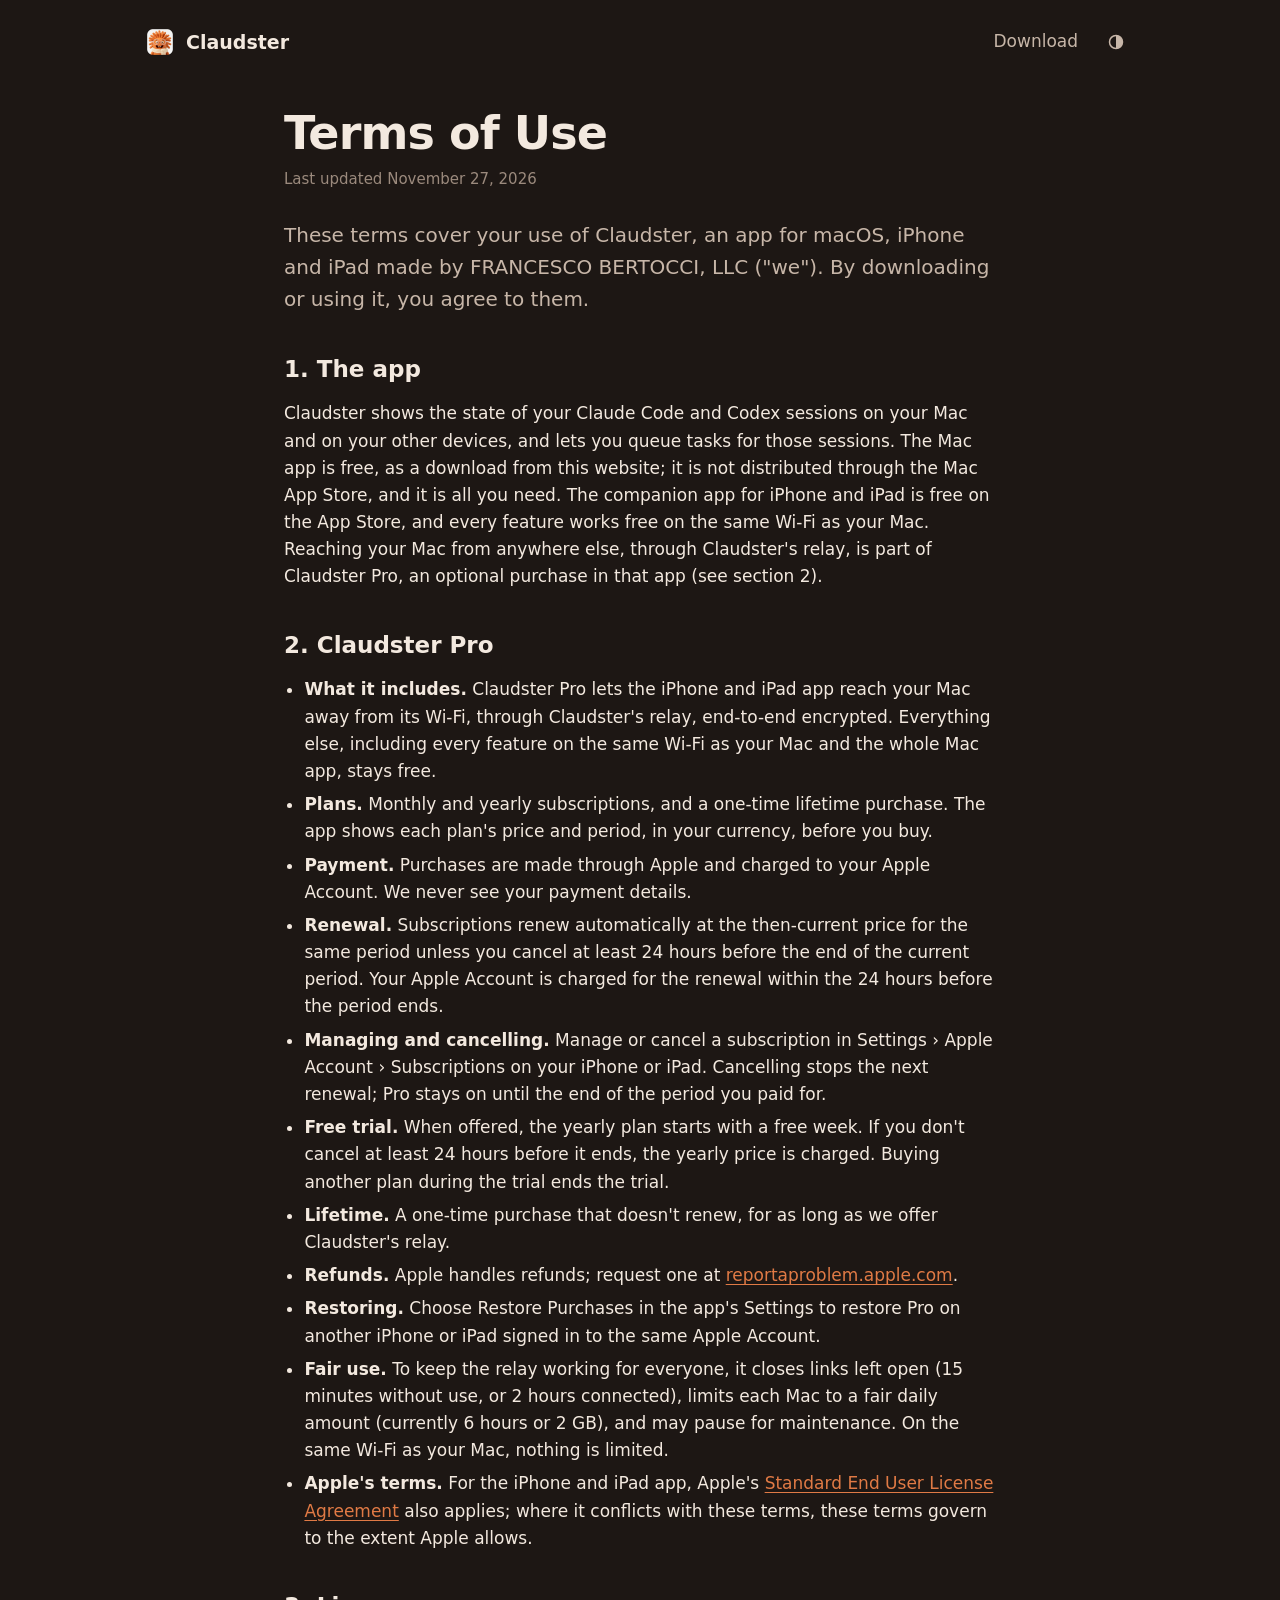
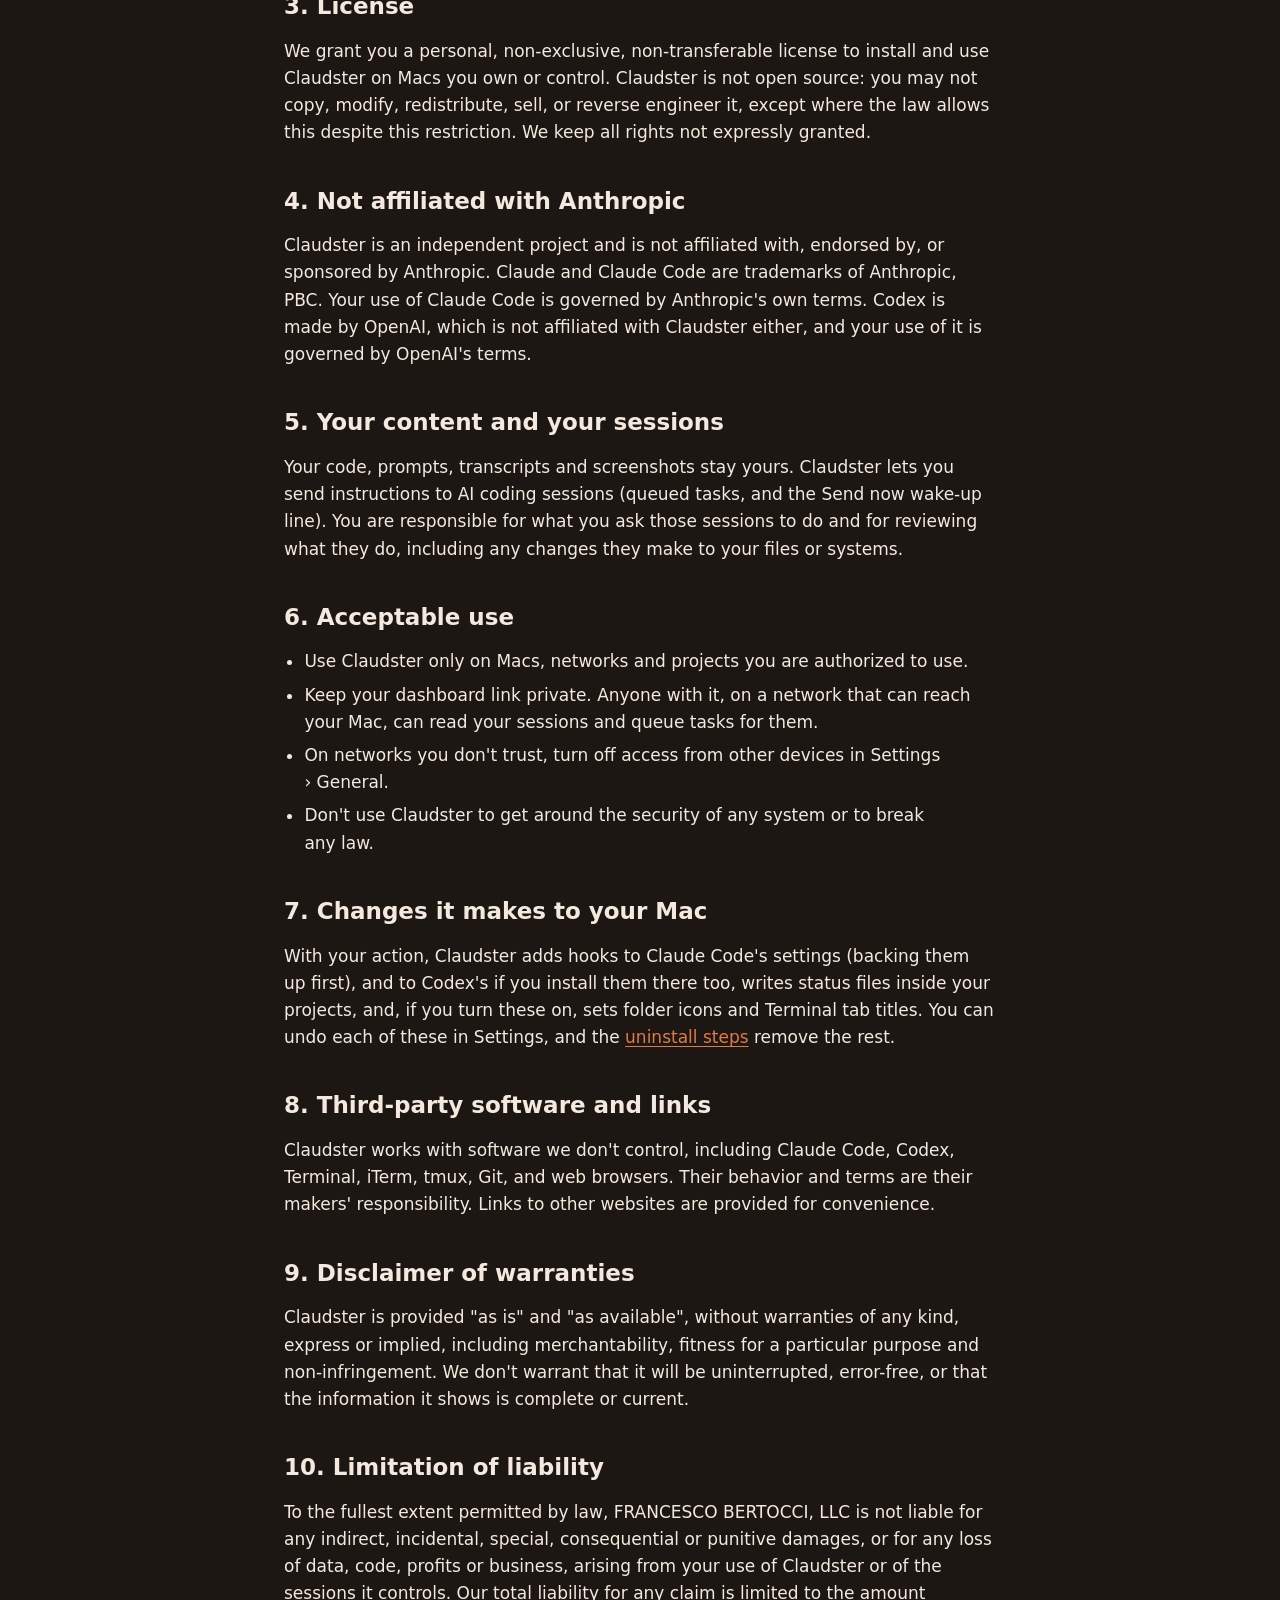
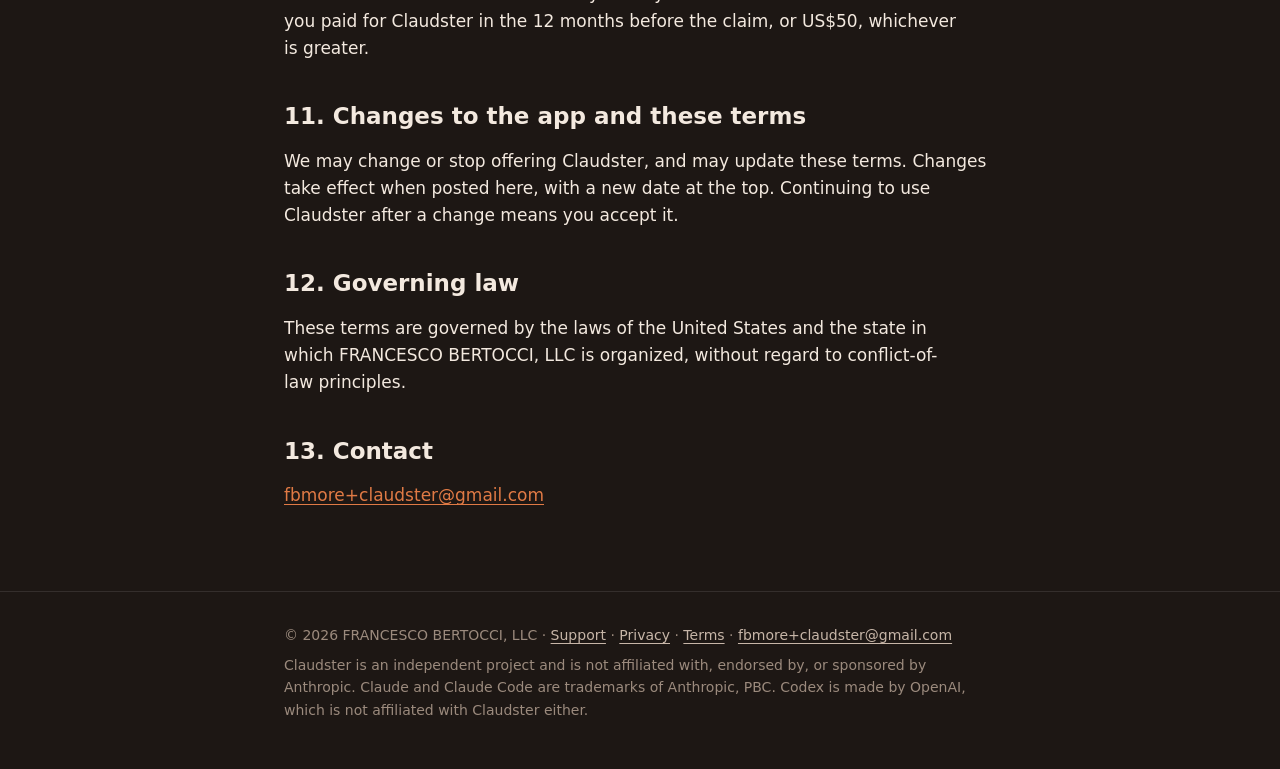
<file: terms.html>
<!doctype html>
<html lang="en">
<head>
<meta charset="utf-8">
<meta name="viewport" content="width=device-width, initial-scale=1">
<title>Terms of Use · Claudster</title>
<meta name="description" content="Terms of use for Claudster, a macOS app by FRANCESCO BERTOCCI, LLC.">
<meta name="theme-color" content="#efe4d8">
<script src="theme.js"></script>
<!-- Foliàire Analytics: page views and scroll depth, no cookies, honours Do Not Track. -->
<script>window.FOLIAIRE_SITE_ID = 'a02baf9a2023a99f4c9c8247';</script>
<script async src="https://foliairestudio.com/analytics/foliaire.js"></script>
<link rel="icon" type="image/png" href="assets/favicon.png">
<link rel="apple-touch-icon" href="assets/apple-touch-icon.png">
<link rel="stylesheet" href="page.css">
</head>
<body>
<header>
  <div class="wrap">
    <a class="brand" href="./"><img src="assets/icon-256.png" alt="" width="32" height="32">Claudster</a>
    <nav aria-label="Site"><a href="https://github.com/fbmore/claudster-app/releases">Download</a><button class="theme-toggle" type="button" aria-label="Theme">
        <svg class="ti ti-auto" viewBox="0 0 20 20" fill="none" stroke="currentColor" stroke-width="1.5" aria-hidden="true"><circle cx="10" cy="10" r="6.5"/><path d="M10 3.5a6.5 6.5 0 0 1 0 13Z" fill="currentColor" stroke="none"/></svg>
        <svg class="ti ti-light" viewBox="0 0 20 20" fill="none" stroke="currentColor" stroke-width="1.5" stroke-linecap="round" aria-hidden="true"><circle cx="10" cy="10" r="3.5"/><path d="M10 2v1.75M10 16.25V18M2 10h1.75M16.25 10H18M4.34 4.34l1.24 1.24M14.42 14.42l1.24 1.24M4.34 15.66l1.24-1.24M14.42 5.58l1.24-1.24"/></svg>
        <svg class="ti ti-dark" viewBox="0 0 20 20" fill="none" stroke="currentColor" stroke-width="1.5" stroke-linejoin="round" aria-hidden="true"><path d="M16.5 12.2A6.75 6.75 0 0 1 7.8 3.5a6.75 6.75 0 1 0 8.7 8.7Z"/></svg>
      </button></nav>
  </div>
</header>
<main>
  <div class="wrap">

    <h1>Terms of Use</h1>
    <p class="updated">Last updated November 27, 2026</p>
    <p class="lead">These terms cover your use of Claudster, an app for macOS, iPhone and iPad made by FRANCESCO BERTOCCI, LLC ("we"). By downloading or using it, you agree to them.</p>

    <h2>1. The app</h2>
    <p>Claudster shows the state of your Claude Code and Codex sessions on your Mac and on your other devices, and lets you queue tasks for those sessions. The Mac app is free, as a download from this website; it is not distributed through the Mac App Store, and it is all you need. The companion app for iPhone and iPad is free on the App Store, and every feature works free on the same Wi-Fi as your Mac. Reaching your Mac from anywhere else, through Claudster's relay, is part of Claudster Pro, an optional purchase in that app (see section 2).</p>

    <h2>2. Claudster Pro</h2>
    <ul>
      <li><strong>What it includes.</strong> Claudster Pro lets the iPhone and iPad app reach your Mac away from its Wi-Fi, through Claudster's relay, end-to-end encrypted. Everything else, including every feature on the same Wi-Fi as your Mac and the whole Mac app, stays free.</li>
      <li><strong>Plans.</strong> Monthly and yearly subscriptions, and a one-time lifetime purchase. The app shows each plan's price and period, in your currency, before you buy.</li>
      <li><strong>Payment.</strong> Purchases are made through Apple and charged to your Apple Account. We never see your payment details.</li>
      <li><strong>Renewal.</strong> Subscriptions renew automatically at the then-current price for the same period unless you cancel at least 24 hours before the end of the current period. Your Apple Account is charged for the renewal within the 24 hours before the period ends.</li>
      <li><strong>Managing and cancelling.</strong> Manage or cancel a subscription in Settings › Apple Account › Subscriptions on your iPhone or iPad. Cancelling stops the next renewal; Pro stays on until the end of the period you paid for.</li>
      <li><strong>Free trial.</strong> When offered, the yearly plan starts with a free week. If you don't cancel at least 24 hours before it ends, the yearly price is charged. Buying another plan during the trial ends the trial.</li>
      <li><strong>Lifetime.</strong> A one-time purchase that doesn't renew, for as long as we offer Claudster's relay.</li>
      <li><strong>Refunds.</strong> Apple handles refunds; request one at <a href="https://reportaproblem.apple.com">reportaproblem.apple.com</a>.</li>
      <li><strong>Restoring.</strong> Choose Restore Purchases in the app's Settings to restore Pro on another iPhone or iPad signed in to the same Apple Account.</li>
      <li><strong>Fair use.</strong> To keep the relay working for everyone, it closes links left open (15 minutes without use, or 2 hours connected), limits each Mac to a fair daily amount (currently 6 hours or 2 GB), and may pause for maintenance. On the same Wi-Fi as your Mac, nothing is limited.</li>
      <li><strong>Apple's terms.</strong> For the iPhone and iPad app, Apple's <a href="https://www.apple.com/legal/internet-services/itunes/dev/stdeula/">Standard End User License Agreement</a> also applies; where it conflicts with these terms, these terms govern to the extent Apple allows.</li>
    </ul>

    <h2>3. License</h2>
    <p>We grant you a personal, non-exclusive, non-transferable license to install and use Claudster on Macs you own or control. Claudster is not open source: you may not copy, modify, redistribute, sell, or reverse engineer it, except where the law allows this despite this restriction. We keep all rights not expressly granted.</p>

    <h2>4. Not affiliated with Anthropic</h2>
    <p>Claudster is an independent project and is not affiliated with, endorsed by, or sponsored by Anthropic. Claude and Claude Code are trademarks of Anthropic, PBC. Your use of Claude Code is governed by Anthropic's own terms. Codex is made by OpenAI, which is not affiliated with Claudster either, and your use of it is governed by OpenAI's terms.</p>

    <h2>5. Your content and your sessions</h2>
    <p>Your code, prompts, transcripts and screenshots stay yours. Claudster lets you send instructions to AI coding sessions (queued tasks, and the Send now wake-up line). You are responsible for what you ask those sessions to do and for reviewing what they do, including any changes they make to your files or systems.</p>

    <h2>6. Acceptable use</h2>
    <ul>
      <li>Use Claudster only on Macs, networks and projects you are authorized to use.</li>
      <li>Keep your dashboard link private. Anyone with it, on a network that can reach your Mac, can read your sessions and queue tasks for them.</li>
      <li>On networks you don't trust, turn off access from other devices in Settings › General.</li>
      <li>Don't use Claudster to get around the security of any system or to break any law.</li>
    </ul>

    <h2>7. Changes it makes to your Mac</h2>
    <p>With your action, Claudster adds hooks to Claude Code's settings (backing them up first), and to Codex's if you install them there too, writes status files inside your projects, and, if you turn these on, sets folder icons and Terminal tab titles. You can undo each of these in Settings, and the <a href="support.html#uninstall">uninstall steps</a> remove the rest.</p>

    <h2>8. Third-party software and links</h2>
    <p>Claudster works with software we don't control, including Claude Code, Codex, Terminal, iTerm, tmux, Git, and web browsers. Their behavior and terms are their makers' responsibility. Links to other websites are provided for convenience.</p>

    <h2>9. Disclaimer of warranties</h2>
    <p>Claudster is provided "as is" and "as available", without warranties of any kind, express or implied, including merchantability, fitness for a particular purpose and non-infringement. We don't warrant that it will be uninterrupted, error-free, or that the information it shows is complete or current.</p>

    <h2>10. Limitation of liability</h2>
    <p>To the fullest extent permitted by law, FRANCESCO BERTOCCI, LLC is not liable for any indirect, incidental, special, consequential or punitive damages, or for any loss of data, code, profits or business, arising from your use of Claudster or of the sessions it controls. Our total liability for any claim is limited to the amount you paid for Claudster in the 12 months before the claim, or US$50, whichever is greater.</p>

    <h2>11. Changes to the app and these terms</h2>
    <p>We may change or stop offering Claudster, and may update these terms. Changes take effect when posted here, with a new date at the top. Continuing to use Claudster after a change means you accept it.</p>

    <h2>12. Governing law</h2>
    <p>These terms are governed by the laws of the United States and the state in which FRANCESCO BERTOCCI, LLC is organized, without regard to conflict-of-law principles.</p>

    <h2>13. Contact</h2>
    <p><a href="mailto:fbmore+claudster@gmail.com">fbmore+claudster@gmail.com</a></p>

  </div>
</main>
<footer>
  <div class="wrap">
    <p>© 2026 FRANCESCO BERTOCCI, LLC · <a href="support.html">Support</a> · <a href="privacy.html">Privacy</a> · <a href="terms.html">Terms</a> · <a href="mailto:fbmore+claudster@gmail.com">fbmore+claudster@gmail.com</a></p>
    <p>Claudster is an independent project and is not affiliated with, endorsed by, or sponsored by Anthropic. Claude and Claude Code are trademarks of Anthropic, PBC. Codex is made by OpenAI, which is not affiliated with Claudster either.</p>
  </div>
</footer>
</body>
</html>
</file>
<file: page.css>
/* Shared by privacy.html, terms.html and support.html; index.html carries its own. */
:root {
  --paper: #efe4d8;
  --paper-raised: #f7efe6;
  --ink: #2e211a;
  --ink-soft: #6b5548;
  --ink-faint: #8f7a6c;
  --clay: #c9622f;
  --hairline: oklch(0 0 0 / 0.1);
}
:root { color-scheme: light; }
:root[data-theme="dark"] { color-scheme: dark;
    --paper: #1d1714;
    --paper-raised: #28201b;
    --ink: #f3e9df;
    --ink-soft: #c7b6a8;
    --ink-faint: #9b8a7d;
    --clay: #e07a45;
    --hairline: oklch(1 0 0 / 0.1);
  }
/* No JavaScript: follow the system setting. */
@media (prefers-color-scheme: dark) {
  :root:not([data-theme]) { color-scheme: dark;
    --paper: #1d1714;
    --paper-raised: #28201b;
    --ink: #f3e9df;
    --ink-soft: #c7b6a8;
    --ink-faint: #9b8a7d;
    --clay: #e07a45;
    --hairline: oklch(1 0 0 / 0.1);
  }
}
* { box-sizing: border-box; }
html { -webkit-text-size-adjust: 100%; -webkit-font-smoothing: antialiased; -moz-osx-font-smoothing: grayscale; }
body {
  margin: 0; background: var(--paper); color: var(--ink);
  font: 17px/1.6 -apple-system, BlinkMacSystemFont, "SF Pro Text", "Segoe UI", system-ui, sans-serif;
}
h1, h2, h3, .brand { font-family: ui-rounded, "SF Pro Rounded", -apple-system, system-ui, sans-serif; text-wrap: balance; }
p, li { text-wrap: pretty; }
a { color: var(--clay); text-underline-offset: 3px; }
a:focus-visible { outline: 2px solid var(--clay); outline-offset: 3px; border-radius: 4px; }
code { font: 0.9em ui-monospace, "SF Mono", Menlo, monospace; background: var(--paper-raised); padding: 0.1em 0.35em; border-radius: 6px; box-shadow: 0 0 0 1px var(--hairline); }

header { padding: 20px 0; }
.wrap { max-width: 760px; margin: 0 auto; padding: 0 24px; }
header .wrap { display: flex; align-items: center; justify-content: space-between; gap: 12px; flex-wrap: wrap; max-width: 1040px; }
.brand { display: inline-flex; align-items: center; gap: 10px; font-weight: 700; font-size: 19px; color: var(--ink); text-decoration: none; min-height: 44px; }
.brand img { width: 32px; height: 32px; border-radius: 8px; }
nav { display: flex; align-items: center; gap: 4px 18px; flex-wrap: wrap; }
nav a { display: inline-flex; align-items: center; min-height: 44px; color: var(--ink-soft); text-decoration: none; font-weight: 500; transition-property: color; transition-duration: 150ms; }
nav a:hover, nav a[aria-current="page"] { color: var(--ink); }

main { padding: 24px 0 64px; }
h1 { font-size: clamp(34px, 5vw, 46px); line-height: 1.1; letter-spacing: -0.02em; margin: 0 0 8px; }
.updated { color: var(--ink-faint); font-size: 15px; margin: 0 0 28px; }
.lead { font-size: 20px; color: var(--ink-soft); margin: 0 0 28px; }
h2 { font-size: 23px; line-height: 1.25; margin: 40px 0 10px; }
h3 { font-size: 18px; margin: 24px 0 6px; }
ul { padding-left: 1.2em; }
li + li { margin-top: 6px; }

.summary {
  background: var(--paper-raised); border-radius: 18px; padding: 18px 22px;
  box-shadow: 0 0 0 1px var(--hairline);
}
.summary strong { display: block; margin-bottom: 6px; }
.summary ul { margin: 0; }

.contact {
  display: flex; align-items: center; gap: 16px; flex-wrap: wrap;
  background: var(--paper-raised); border-radius: 18px; padding: 18px 22px; margin-bottom: 8px;
  box-shadow: 0 0 0 1px var(--hairline);
}
.contact p { margin: 0; flex: 1 1 260px; color: var(--ink-soft); }
.contact a.button {
  display: inline-flex; align-items: center; min-height: 44px; padding: 0 18px; border-radius: 12px;
  background: var(--clay); color: #fff8f2; font-weight: 600; text-decoration: none;
  transition-property: scale; transition-duration: 150ms; transition-timing-function: ease-out;
}
.contact a.button:active { scale: 0.96; }

footer { padding: 32px 0 48px; border-top: 1px solid var(--hairline); color: var(--ink-faint); font-size: 14px; }
footer p { margin: 0; }
footer p + p { margin-top: 8px; }
footer a { color: var(--ink-soft); }

@media (max-width: 480px) { .wrap { padding: 0 16px; } .lead { font-size: 18px; } }

/* Theme switch: Auto (by the clock), Light, Dark. One icon shows at a time;
   they cross-fade with scale and blur. Hidden without JavaScript. */
.theme-toggle {
  position: relative; display: inline-grid; place-items: center; flex: none;
  width: 40px; height: 40px; padding: 0; border: 0; border-radius: 12px;
  background: transparent; color: var(--ink-soft); cursor: pointer;
  transition-property: color, background-color, scale; transition-duration: 150ms; transition-timing-function: ease-out;
}
.theme-toggle:hover { color: var(--ink); background: var(--hairline); }
.theme-toggle:active { scale: 0.96; }
.theme-toggle:focus-visible { outline: 2px solid var(--clay); outline-offset: 2px; }
.theme-toggle .ti {
  position: absolute; width: 20px; height: 20px; opacity: 0; scale: 0.25; filter: blur(4px);
  transition-property: opacity, scale, filter; transition-duration: 250ms; transition-timing-function: cubic-bezier(0.2, 0, 0, 1);
}
:root[data-theme-choice="auto"] .ti-auto,
:root[data-theme-choice="light"] .ti-light,
:root[data-theme-choice="dark"] .ti-dark { opacity: 1; scale: 1; filter: blur(0); }
:root:not([data-theme-choice]) .theme-toggle { display: none; }
@media (prefers-reduced-motion: reduce) { .theme-toggle .ti { transition-duration: 0ms; } }
</file>
